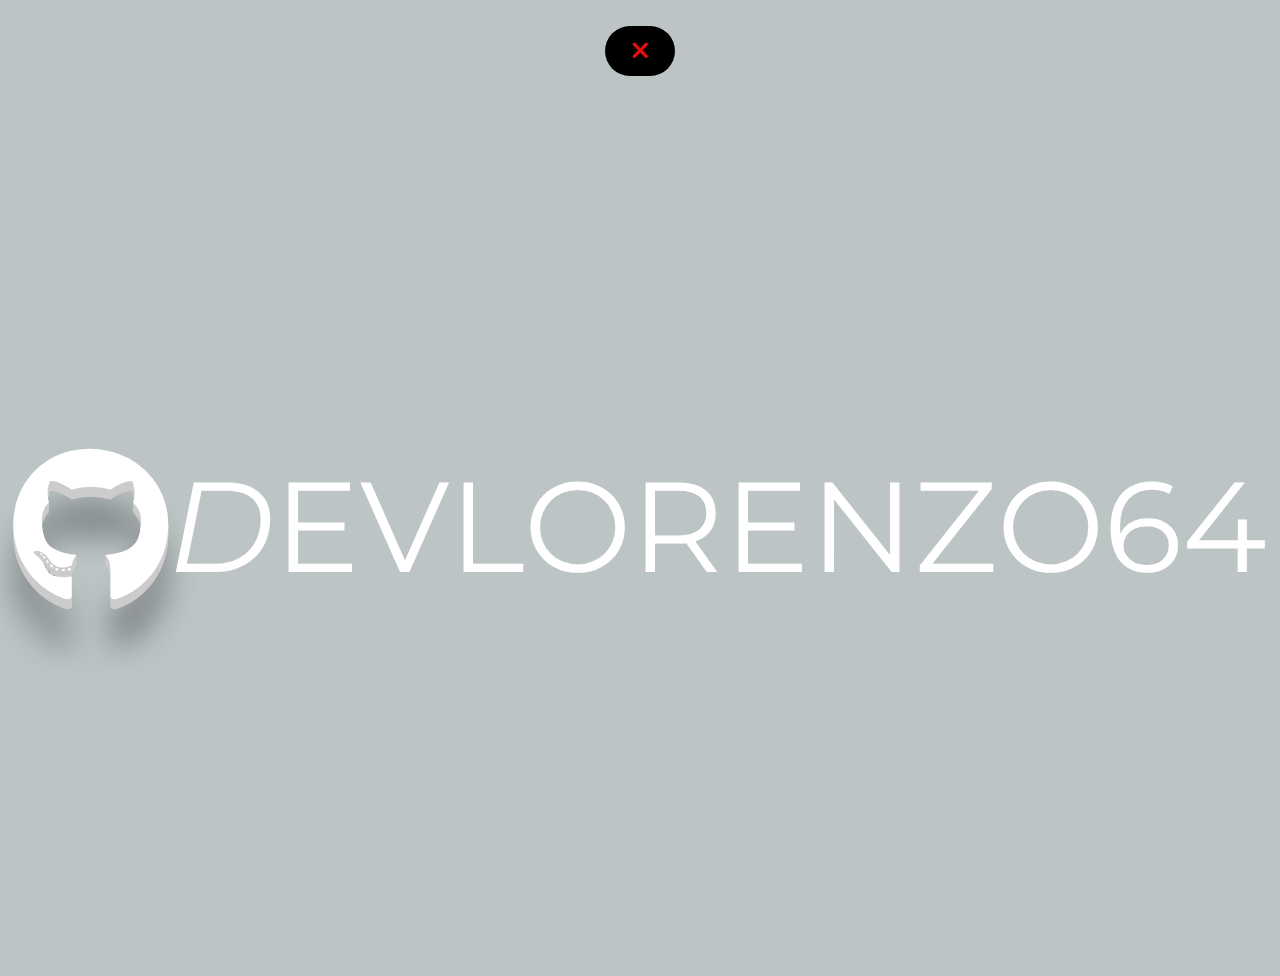
<file: Global/404/index.html>
<!DOCTYPE html>
<html lang="fr">
  <head>
    <meta charset="UTF-8" />
    <meta name="viewport" content="width=device-width, initial-scale=1.0" />
    <link rel="stylesheet" href="style.css" />
    <link
      rel="stylesheet"
      href="https://cdnjs.cloudflare.com/ajax/libs/font-awesome/6.5.1/css/all.min.css"
    />
    <link rel="preconnect" href="https://fonts.googleapis.com" />
    <link rel="preconnect" href="https://fonts.gstatic.com" crossorigin />
    <link
      href="https://fonts.googleapis.com/css2?family=Hanken+Grotesk&family=Montserrat:ital,wght@0,100..900;1,100..900&display=swap"
      rel="stylesheet"
    />
    <link
    rel="icon"
    type="image/x-icon"
    href="../lorenzo.jpeg"
  />
    <title>Lorenzo Gimenez - 404</title>
  </head>
  <body>
    <div class="exit">
      <a href="../Perso/index.html"><i class="fa-solid fa-xmark"></i></a>
    </div>
    <div class="main">
      <div class="logo">
        <i class="fa-brands fa-github"></i>
      </div>
      <div class="text">
        <p class="text-pop-up-bottom"><i>D</i></p>
        <p class="text-pop-up-bottom">E</p>
        <p class="text-pop-up-bottom">V</p>
        <p class="text-pop-up-bottom">L</p>
        <p class="text-pop-up-bottom">O</p>
        <p class="text-pop-up-bottom">R</p>
        <p class="text-pop-up-bottom">E</p>
        <p class="text-pop-up-bottom">N</p>
        <p class="text-pop-up-bottom">Z</p>
        <p class="text-pop-up-bottom">O</p>
        <p class="text-pop-up-bottom">6</p>
        <p class="text-pop-up-bottom">4</p>
      </div>
    </div>
  </body>
</html>
</file>
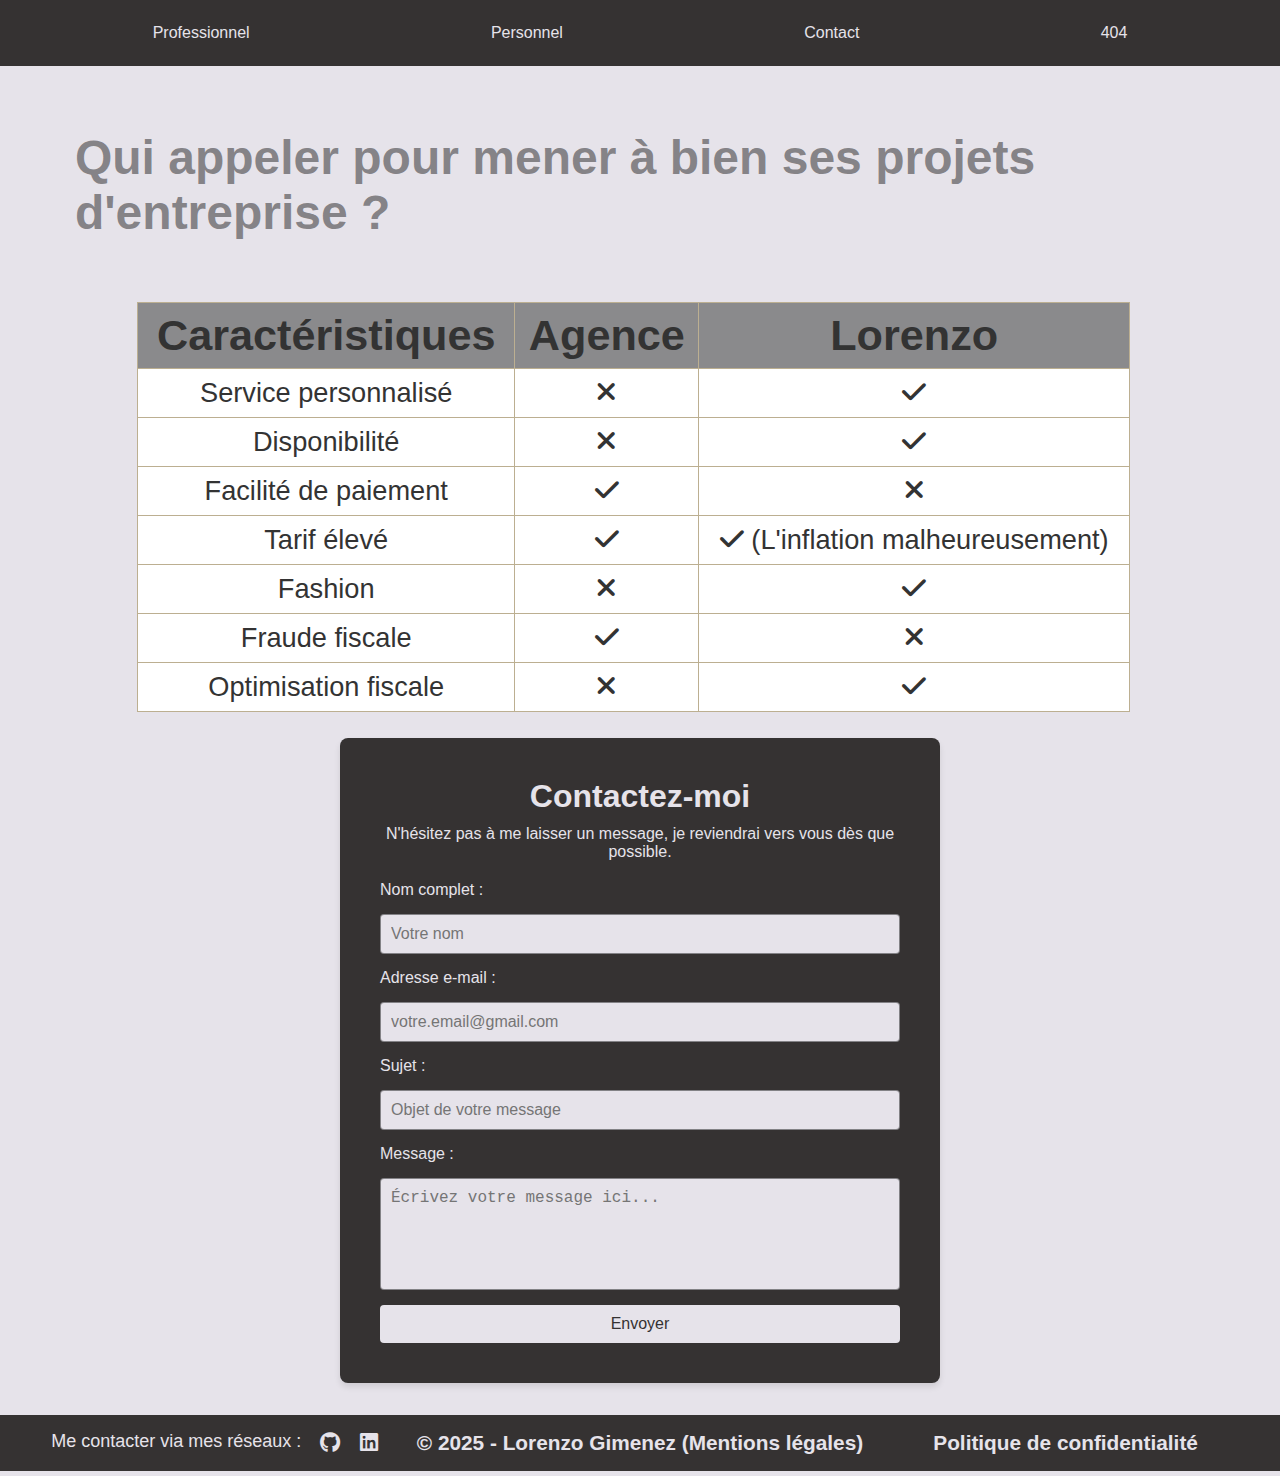
<file: Global/Contact/index.html>
<!DOCTYPE html>
<html lang="fr">
  <head>
    <meta charset="UTF-8" />
    <meta name="viewport" content="width=device-width, initial-scale=1.0" />
    <link rel="stylesheet" href="style.css" />
    <link
      rel="stylesheet"
      href="https://cdnjs.cloudflare.com/ajax/libs/font-awesome/6.5.1/css/all.min.css"
    />
    <link rel="icon" type="image/x-icon" href="../lorenzo.jpeg" />
    <title>Lorenzo Gimenez - Contact</title>

    <meta
      name="description"
      content="Page de contact de Lorenzo Gimenez. N'hésitez pas à me contacter pour discuter de projets ou pour toute autre demande."
    />

    <meta
      name="keywords"
      content="Lorenzo Gimenez, contact, message, entreprise, projet"
    />

    <meta property="og:title" content="Lorenzo Gimenez - Contact" />
    <meta
      property="og:description"
      content="Page de contact de Lorenzo Gimenez. Envoyez-moi un message pour toute demande ou projet."
    />
    <meta property="og:image" content="../lorenzo.jpeg" />
    <meta property="og:url" content="https://www.exemple.com/contact" />
    <meta property="og:type" content="website" />
    <meta property="og:site_name" content="Lorenzo Gimenez - Contact" />

    <meta name="linkedin:title" content="Lorenzo Gimenez - contact" />
    <meta
      name="linkedin:description"
      content="Page de contact de Lorenzo Gimenez"
    />
    <meta
      name="linkedin:url"
      content="https://www.linkedin.com/in/lorenzo-gimenez-730977218/"
    />
  </head>
  <body>
    <header>
      <nav>
        <ul>
          <li><a href="../Pro/index.html" target="_blank">Professionnel</a></li>
          <li><a href="../Perso/index.html" target="_blank">Personnel</a></li>
          <li>Contact</li>
          <li><a href="../404/index.html" target="_blank">404</a></li>
        </ul>
      </nav>
    </header>
    <div class="comparatif">
      <h1>Qui appeler pour mener à bien ses projets d'entreprise ?</h1>
      <table class="tftable" border="1">
        <tr>
          <th>Caractéristiques</th>
          <th>Agence</th>
          <th>Lorenzo</th>
        </tr>
        <tr>
          <td>Service personnalisé</td>
          <td><i class="fa-solid fa-xmark"></i></td>
          <td><i class="fa-solid fa-check"></i></td>
        </tr>
        <tr>
          <td>Disponibilité</td>
          <td><i class="fa-solid fa-xmark"></i></td>
          <td><i class="fa-solid fa-check"></i></td>
        </tr>
        <tr>
          <td>Facilité de paiement</td>
          <td><i class="fa-solid fa-check"></i></td>
          <td><i class="fa-solid fa-xmark"></i></td>
        </tr>
        <tr>
          <td>Tarif élevé</td>
          <td><i class="fa-solid fa-check"></i></td>
          <td>
            <i class="fa-solid fa-check"></i> (L'inflation malheureusement)
          </td>
        </tr>
        <tr>
          <td>Fashion</td>
          <td><i class="fa-solid fa-xmark"></i></td>
          <td><i class="fa-solid fa-check"></i></td>
        </tr>
        <tr>
          <td>Fraude fiscale</td>
          <td><i class="fa-solid fa-check"></i></td>
          <td><i class="fa-solid fa-xmark"></i></td>
        </tr>
        <tr>
          <td>Optimisation fiscale</td>
          <td><i class="fa-solid fa-xmark"></i></td>
          <td><i class="fa-solid fa-check"></i></td>
        </tr>
      </table>
    </div>

    <section id="contact">
      <h2>Contactez-moi</h2>
      <p>
        N'hésitez pas à me laisser un message, je reviendrai vers vous dès que
        possible.
      </p>
      <form action="submit_form.php" method="POST" class="contact-form">
        <label for="name">Nom complet :</label>
        <input
          type="text"
          id="name"
          name="name"
          placeholder="Votre nom"
          required
        />

        <label for="email">Adresse e-mail :</label>
        <input
          type="email"
          id="email"
          name="email"
          placeholder="votre.email@gmail.com"
          required
        />

        <label for="subject">Sujet :</label>
        <input
          type="text"
          id="subject"
          name="subject"
          placeholder="Objet de votre message"
          required
        />

        <label for="message">Message :</label>
        <textarea
          id="message"
          name="message"
          rows="5"
          placeholder="Écrivez votre message ici..."
          required
        ></textarea>

        <button type="submit">Envoyer</button>
      </form>
    </section>

    <footer>
      <div class="reseau">
        <p>Me contacter via mes réseaux :</p>
        <a href="https://github.com/DevLorenzo64" target="_blank"
          ><i class="fa-brands fa-github"></i
        ></a>
        <a
          href="https://www.linkedin.com/in/lorenzo-gimenez-730977218/"
          target="_blank"
        >
          <i class="fa-brands fa-linkedin"></i
        ></a>
      </div>
      <div class="droit">
        <p>
          <a href="../Mentionlegale/index.html"
            >© 2025 - Lorenzo Gimenez (Mentions légales)</a
          >
        </p>
      </div>

      <div class="confidentialite">
        <p>
          <a href="../PolitiqueConfidential/index.html"
            >Politique de confidentialité</a
          >
        </p>
      </div>
    </footer>
  </body>
</html>
</file>
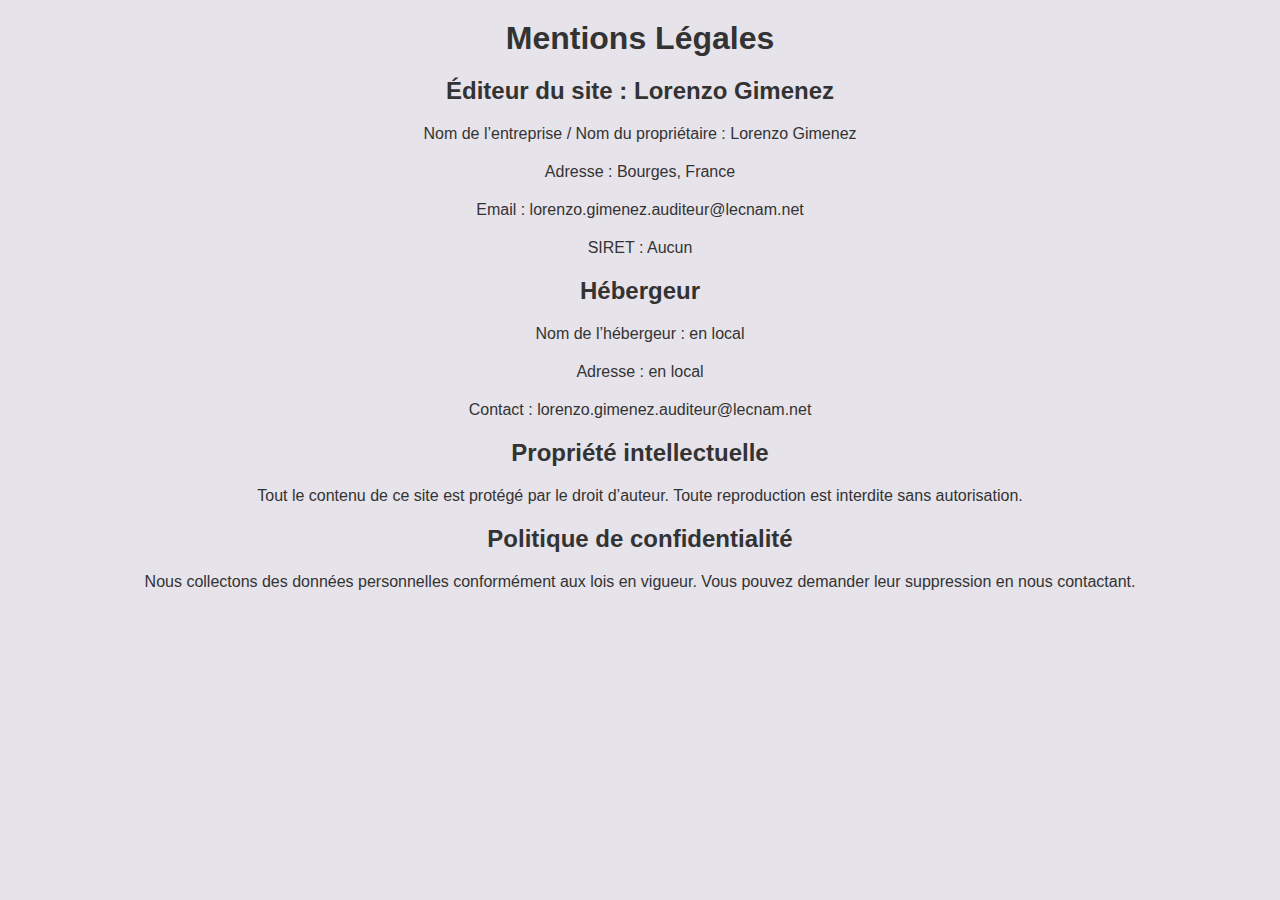
<file: Global/Mentionlegale/index.html>
<!DOCTYPE html>
<html lang="fr">
<head>
    <meta charset="UTF-8">
    <meta name="viewport" content="width=device-width, initial-scale=1.0">
    <title>Mentions Légales</title>
    <link rel="stylesheet" href="style.css">
    <link rel="icon" type="image/x-icon" href="../lorenzo.jpeg" />
</head>
<body>
    <h1>Mentions Légales</h1>
    
    <h2>Éditeur du site : Lorenzo Gimenez</h2>
    <p>Nom de l’entreprise / Nom du propriétaire : Lorenzo Gimenez</p>
    <p>Adresse : Bourges, France</p>
    <p>Email : lorenzo.gimenez.auditeur@lecnam.net</p>
    <p>SIRET : Aucun</p>

    <h2>Hébergeur</h2>
    <p>Nom de l’hébergeur : en local</p>
    <p>Adresse : en local</p>
    <p>Contact : lorenzo.gimenez.auditeur@lecnam.net</p>

    <h2>Propriété intellectuelle</h2>
    <p>Tout le contenu de ce site est protégé par le droit d’auteur. Toute reproduction est interdite sans autorisation.</p>

    <h2>Politique de confidentialité</h2>
    <p>Nous collectons des données personnelles conformément aux lois en vigueur. Vous pouvez demander leur suppression en nous contactant.</p>
</body>
</html>
</file>
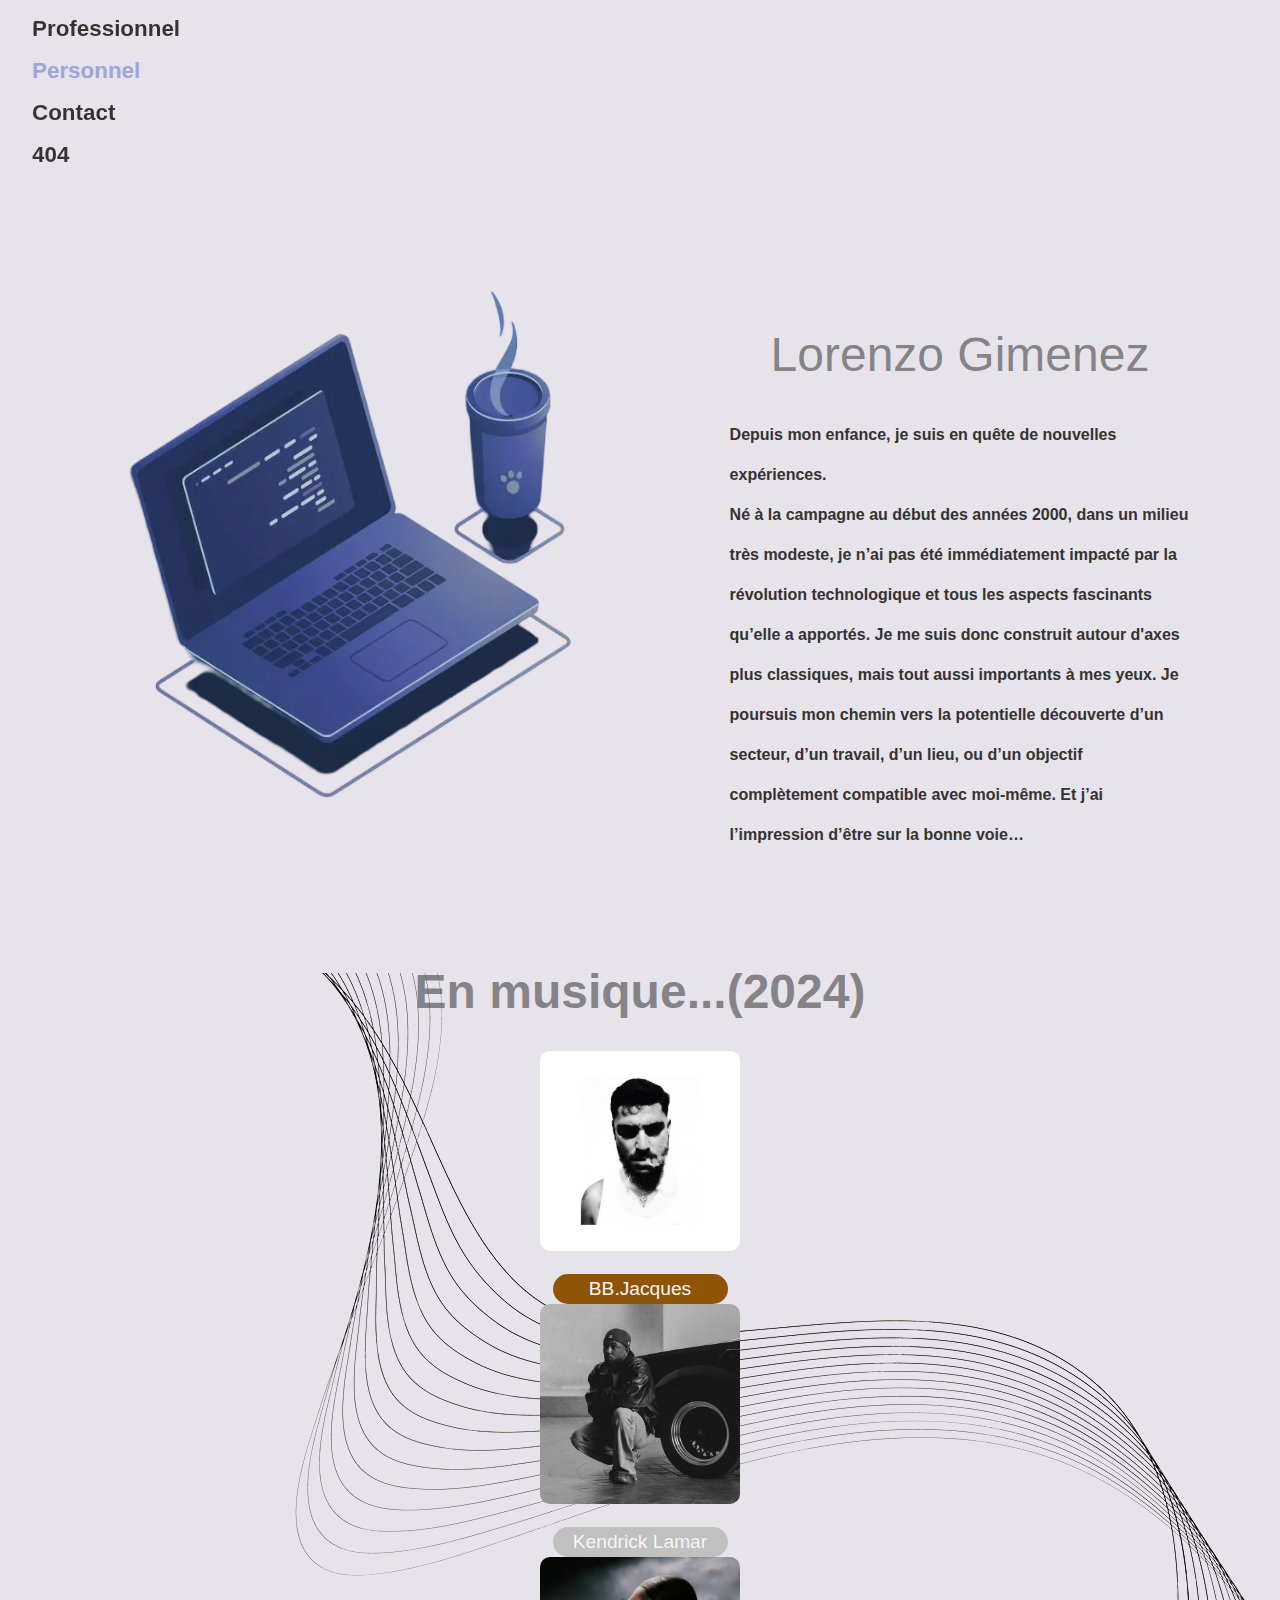
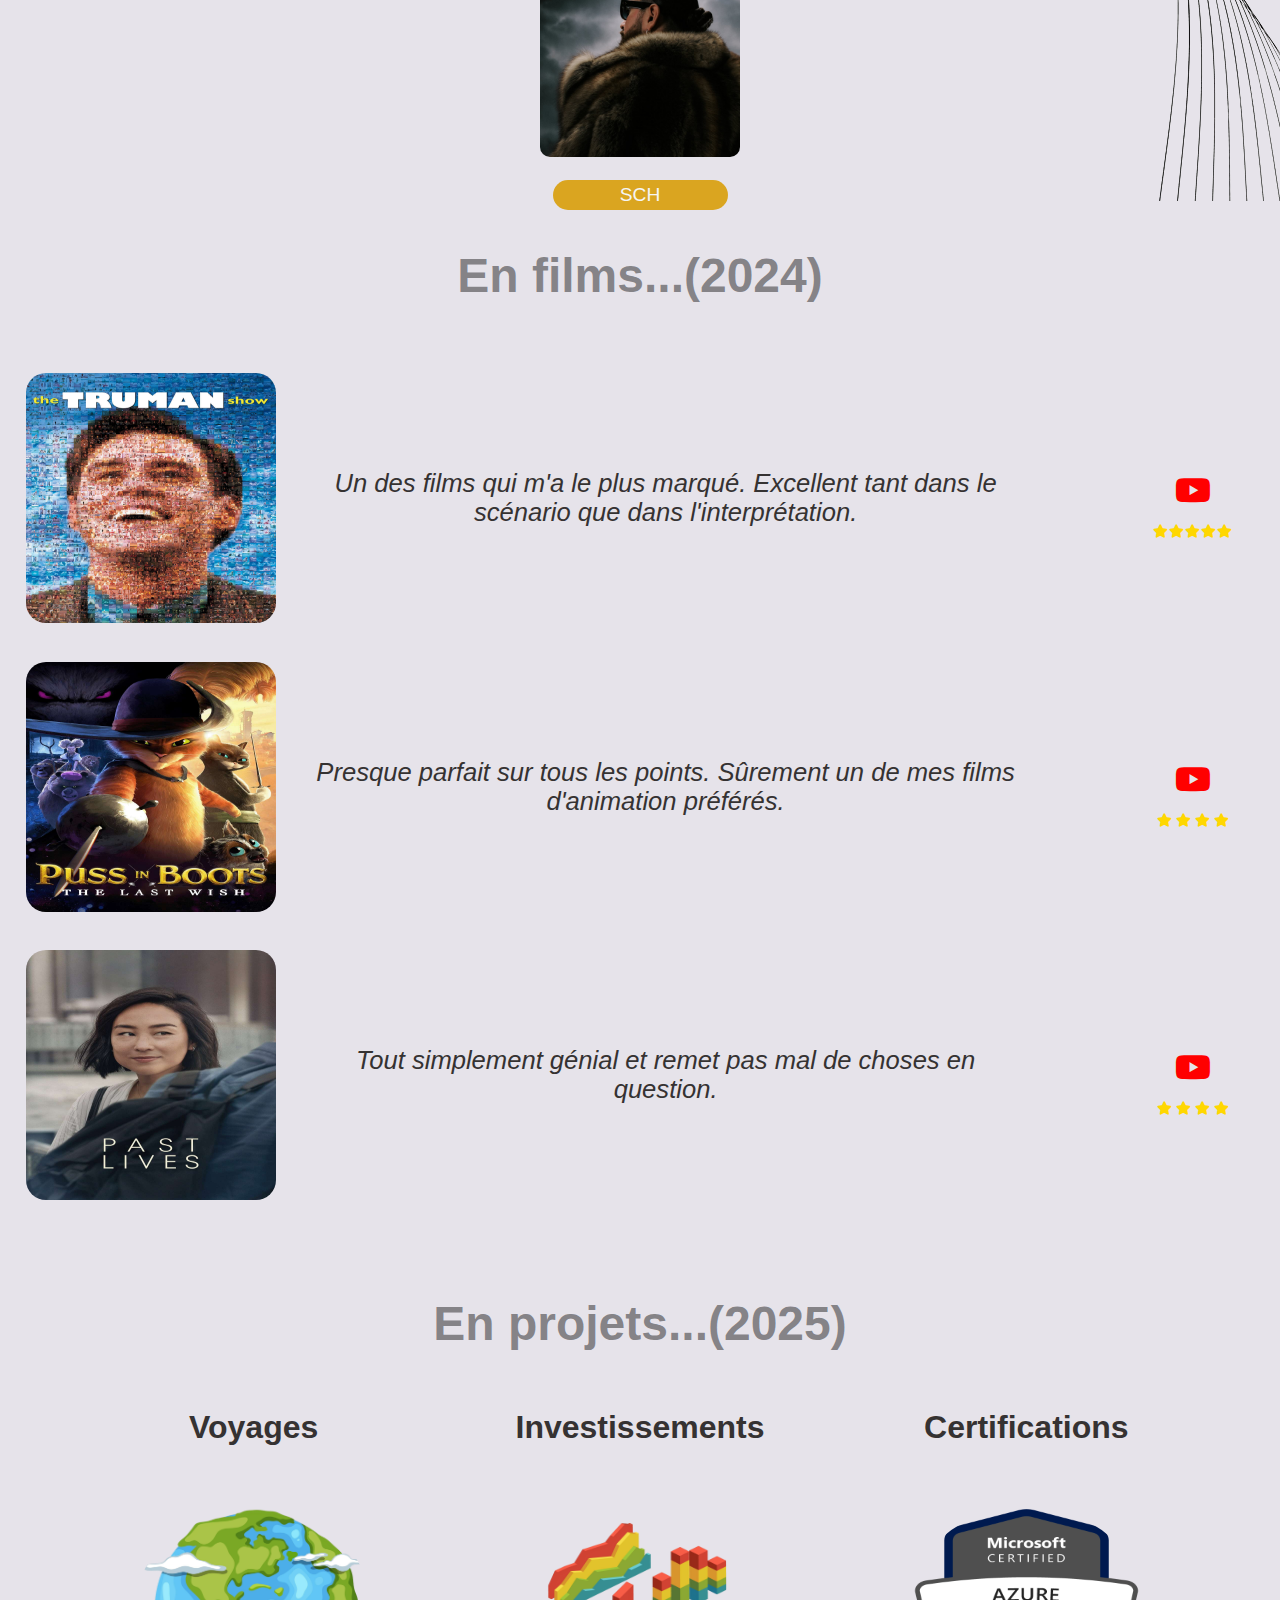
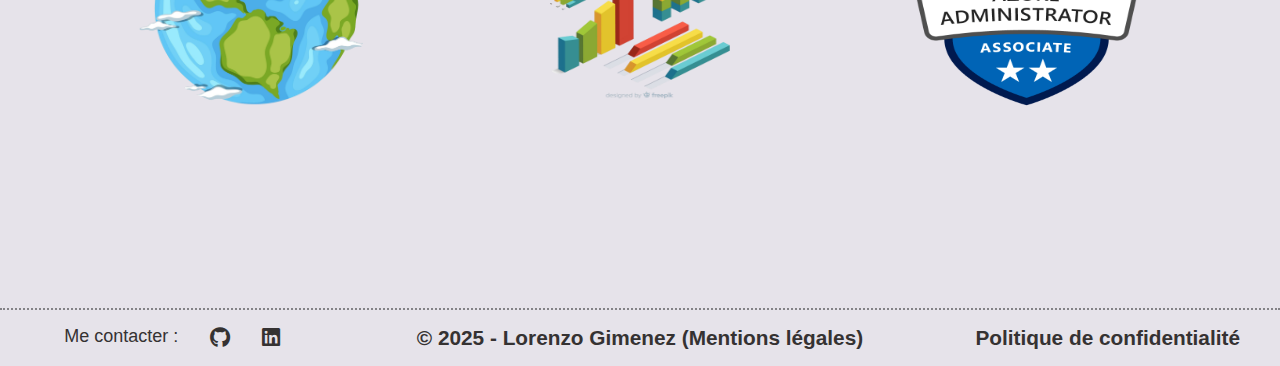
<file: Global/Perso/index.html>
<!DOCTYPE html>
<html lang="fr">
  <head>
    <meta charset="UTF-8" />
    <meta name="viewport" content="width=device-width, initial-scale=1.0" />
    <title>Lorenzo Gimenez - Personnel</title>
    <link rel="stylesheet" href="style.css" />
    <link rel="icon" type="image/x-icon" href="../lorenzo.jpeg" />
    <link
      href="https://cdnjs.cloudflare.com/ajax/libs/font-awesome/6.0.0-beta3/css/all.min.css"
      rel="stylesheet"
    />
    <link
      rel="stylesheet"
      href="https://cdnjs.cloudflare.com/ajax/libs/font-awesome/6.0.0-beta3/css/all.min.css"
    />



<meta name="description" content="Bienvenue sur mon site personnel. Découvrez mes projets, mon parcours et mes passions." />


<meta name="keywords" content="Lorenzo Gimenez, site personnel, projets, développement, passion, portfolio, IT" />

<meta property="og:title" content="Lorenzo Gimenez - Personnel" />
<meta property="og:description" content="Explorez mon site personnel, où je partage mes projets et mes passions." />
<meta property="og:image" content="../lorenzo.jpeg" />
<meta property="og:url" content="Global\Perso\index.html" />
<meta property="og:type" content="website" />
<meta property="og:site_name" content="Lorenzo Gimenez - Personnel" />

<meta name="linkedin:title" content="Lorenzo Gimenez - Personnel" />
<meta name="linkedin:description" content="Découvrez mes projets et quelques aspects de ma vie sur mon site personnel." />
<meta name="linkedin:url" content="https://www.linkedin.com/in/lorenzo-gimenez-730977218/" />



  </head>
  <body>
    <!-- PARTIE 0 NAV -->
    <header>
      <nav>
        <ul>
          <li>
            <a href="../Pro/index.html" target="_blank">Professionnel</a>
          </li>
          <li id="liID">Personnel</li>
          <li>
            <a href="../Contact/index.html" target="_blank">Contact</a>
          </li>
          <li>
            <a href="../404/index.html" target="_blank">404</a>
          </li>
        </ul>
      </nav>
    </header>

    <!-- PARTIE 0.5 PRESENTATION -->
    <section class="presentation">
      <div class="image-content">
        <img
          src="./assets/Graphicsdesign/pixelcut-export (1).webp"
          alt="Background graphique"
        />
      </div>
      <div class="text-content">
        <h1>Lorenzo Gimenez</h1>
        <p>
          <strong
            >Depuis mon enfance, je suis en quête de nouvelles expériences.
            <br />
            Né à la campagne au début des années 2000, dans un milieu très
            modeste, je n’ai pas été immédiatement impacté par la révolution
            technologique et tous les aspects fascinants qu’elle a apportés. Je
            me suis donc construit autour d'axes plus classiques, mais tout
            aussi importants à mes yeux. Je poursuis mon chemin vers la
            potentielle découverte d’un secteur, d’un travail, d’un lieu, ou
            d’un objectif complètement compatible avec moi-même. Et j’ai
            l’impression d’être sur la bonne voie…</strong
          >
        </p>
      </div>
    </section>

    <!-- PARTIE 1 MUSIQUE -->

    <div class="musique">
      <h2>En musique...(2024)</h2>
      <div class="bb-jacques">
        <img
          src="./assets/458205248_1057407992641307_7211894212455924556_n.jpg"
          alt="Rappeur connu sous le nom de BB. Jacques"
        />
        <p>BB.Jacques</p>
      </div>

      <div class="kendrick">
        <img
          src="./assets/468279351_1695667751004863_2367781540484185888_n.jpg"
          alt="Rappeur américain connu sous le nom de Kendrick Lamar, le GOAT de sa génération"
        />
        <p class="pkendrick">Kendrick Lamar</p>
      </div>

      <div class="sch">
        <img
          src="./assets/469324026_1117215509801314_3857818510479716538_n.jpg"
          alt="Rappeur français connu sous le nom de SCH, meilleur rappeur français des dix dernières années"
        />
        <p class="psch">SCH</p>
      </div>
    </div>

    <!-- PARTIE 2 CINEMA -->

    <section>
      <div class="cinema">
        <h2>En films...(2024)</h2>
        <div class="row-1">
          <img src="./assets/the-truman-show.jpg" alt="Image du film The Truman Show interprété par Jim Carrey" />
          <blockquote>
            Un des films qui m'a le plus marqué. Excellent tant dans le scénario
            que dans l'interprétation.
          </blockquote>
          <button>
            <a
              href="https://youtu.be/dlnmQbPGuls?si=BQbZOTTGCEXGgoKD"
              target="_blank"
              ><i class="fa-brands fa-youtube"></i
            ></a>
            <br />
            <span>
              <i class="fa-solid fa-star"></i>
              <i class="fa-solid fa-star"></i> <i class="fa-solid fa-star"></i>
              <i class="fa-solid fa-star"></i> <i class="fa-solid fa-star"></i
            ></span>
          </button>
        </div>
        <div class="row-2">
          <img src="./assets/puss-in-boots-the-last-wish.jpg" alt="Affiche du film le chat botté 2, le dernier voeux" />
          <blockquote>
            Presque parfait sur tous les points. Sûrement un de mes films
            d'animation préférés.
          </blockquote>
          <button>
            <a
              href="https://youtu.be/RqrXhwS33yc?si=zJaEKRDOIGd2oZAV"
              target="_blank"
              ><i class="fa-brands fa-youtube"></i
            ></a>
            <br />
            <span>
              <i class="fa-solid fa-star"></i> <i class="fa-solid fa-star"></i>
              <i class="fa-solid fa-star"></i> <i class="fa-solid fa-star"></i
            ></span>
          </button>
        </div>
        <div class="row-3">
          <img src="./assets/past-lives.jpg" alt="Affiche du film romantique et criant de sincérité nomme Past Lives." />
          <blockquote>
            Tout simplement génial et remet pas mal de choses en question.
          </blockquote>
          <button>
            <a
              href="https://youtu.be/kA244xewjcI?si=BvLlpxsyoFmzM0QT"
              target="_blank"
              ><i class="fa-brands fa-youtube"></i
            ></a>
            <br />
            <span>
              <i class="fa-solid fa-star"></i> <i class="fa-solid fa-star"></i>
              <i class="fa-solid fa-star"></i> <i class="fa-solid fa-star"></i
            ></span>
          </button>
        </div>
      </div>
    </section>

    <!-- Partie 3 Projet -->

    <section class="projet">
      <h2>En projets...(2025)</h2>
      <div class="projets">
        <div class="projet-1">
          <h3>Voyages</h3>
          <img src="./assets/rb_124061.png" alt="Il s'agit d'une illustration de la planète" />
        </div>

        <div class="projet-2">
          <h3>Investissements</h3>
          <img src="./assets/rb_2147920087.png" alt="Ce sont des charts représentants le cours du marché boursier" />
        </div>

        <div class="projet-3">
          <h3>Certifications</h3>
          <img src="./assets/AZ104.png" alt="Il s'agit d'une certification microsoft " />
        </div>
      </div>
    </section>

    <!-- Partie 4 FOOTER -->

    <footer>
      <div class="reseau">
        <p>Me contacter :</p>
        <a href="https://github.com/DevLorenzo64" target="_blank"
          ><i class="fa-brands fa-github"></i
        ></a>
        <a
          href="https://www.linkedin.com/in/lorenzo-gimenez-730977218/"
          target="_blank"
        >
          <i class="fa-brands fa-linkedin"></i
        ></a>
      </div>
      <div class="droit">
        <p>
          <a href="../Mentionlegale/index.html"
            >© 2025 - Lorenzo Gimenez (Mentions légales)</a
          >
        </p>
      </div>

      <div class="confidentialite">
        <p>
          <a href="../PolitiqueConfidential/index.html"
            >Politique de confidentialité</a
          >
        </p>
      </div>
    </footer>
  </body>
</html>
</file>
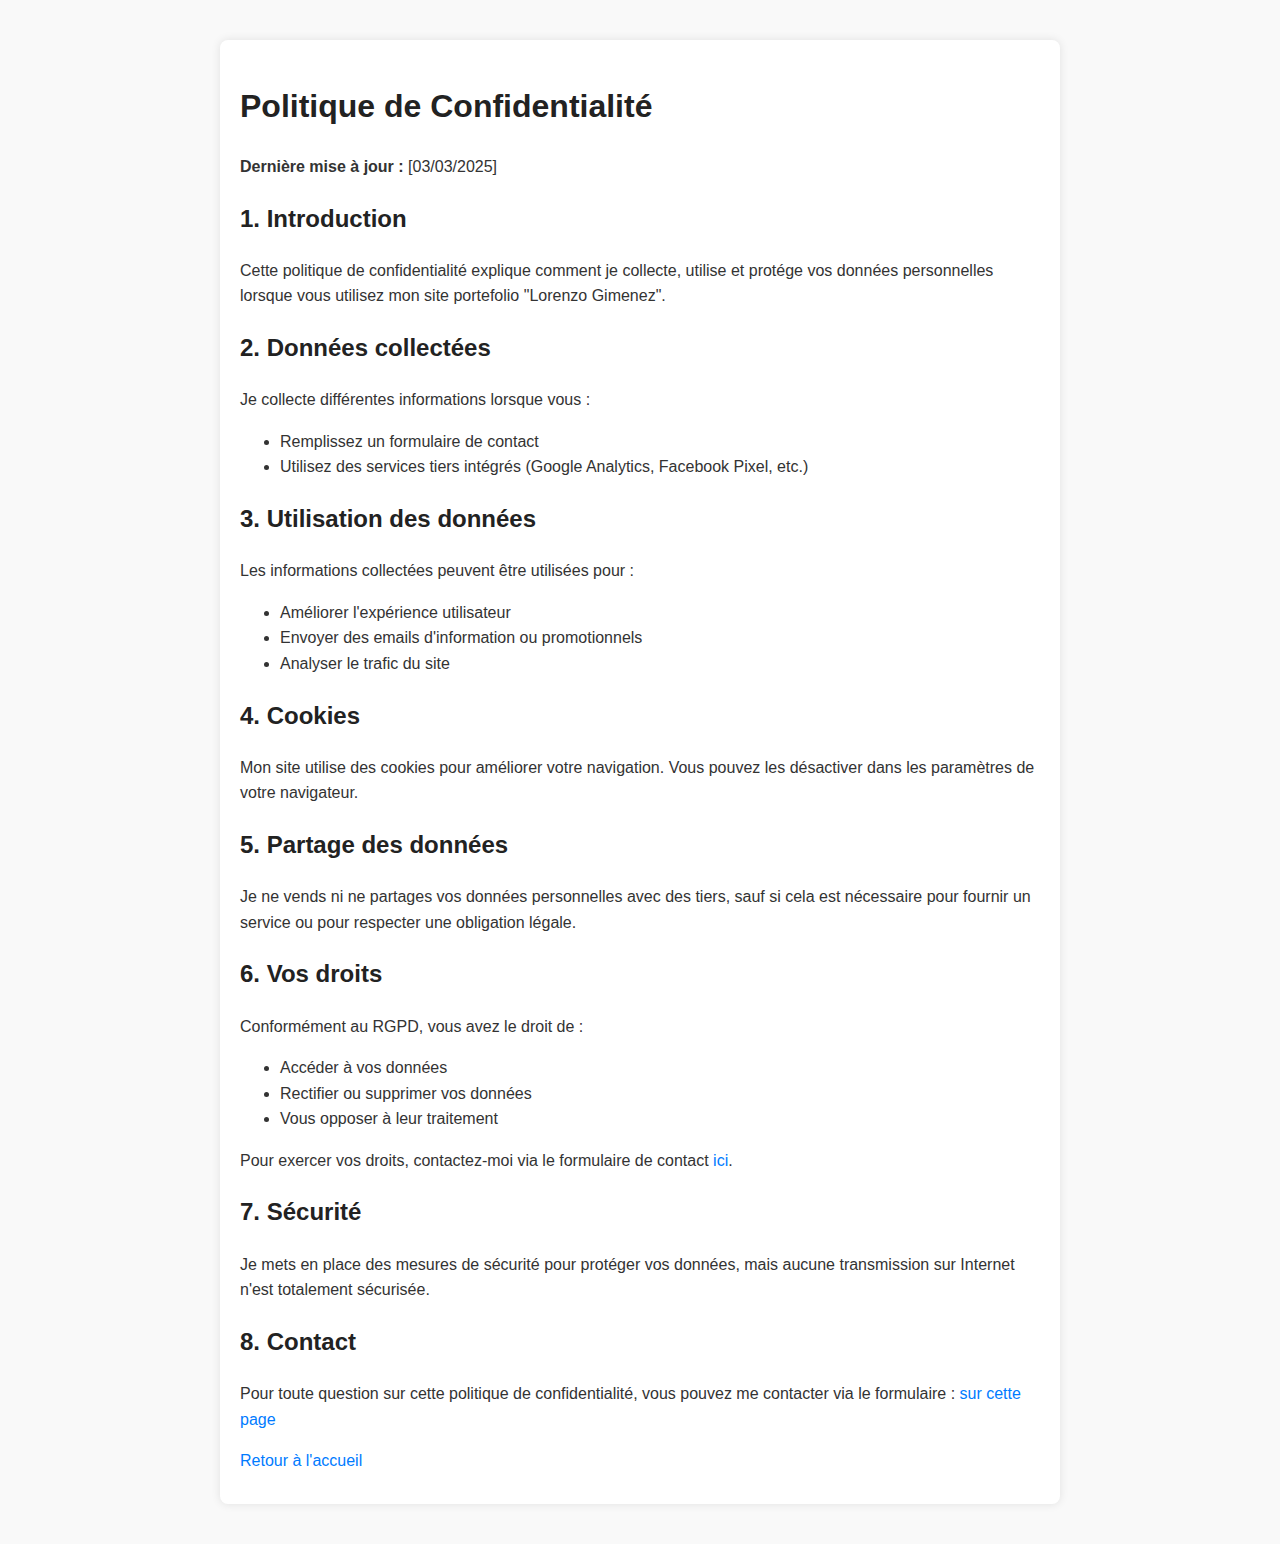
<file: Global/PolitiqueConfidential/index.html>
<!DOCTYPE html>
<html lang="fr">
<head>
    <meta charset="UTF-8">
    <meta name="viewport" content="width=device-width, initial-scale=1.0">
    <title>Politique de Confidentialité</title>
    <link rel="icon" type="image/x-icon" href="../lorenzo.jpeg" />
    <style>
        body {
            font-family: Arial, sans-serif;
            line-height: 1.6;
            margin: 40px;
            padding: 0;
            background-color: #f9f9f9;
            color: #333;
        }
        .container {
            max-width: 800px;
            margin: auto;
            padding: 20px;
            background: white;
            box-shadow: 0 0 10px rgba(0, 0, 0, 0.1);
            border-radius: 8px;
        }
        h1, h2 {
            color: #222;
        }
        p {
            margin-bottom: 10px;
        }
        a {
            color: #007bff;
            text-decoration: none;
        }
        a:hover {
            text-decoration: underline;
        }
    </style>
</head>
<body>
    <div class="container">
        <h1>Politique de Confidentialité</h1>
        <p><strong>Dernière mise à jour :</strong> [03/03/2025]</p>

        <h2>1. Introduction</h2>
        <p>Cette politique de confidentialité explique comment je collecte, utilise et protége vos données personnelles lorsque vous utilisez mon site portefolio "Lorenzo Gimenez".</p>

        <h2>2. Données collectées</h2>
        <p>Je collecte différentes informations lorsque vous :</p>
        <ul>
            <li>Remplissez un formulaire de contact</li>
            <li>Utilisez des services tiers intégrés (Google Analytics, Facebook Pixel, etc.)</li>
        </ul>

        <h2>3. Utilisation des données</h2>
        <p>Les informations collectées peuvent être utilisées pour :</p>
        <ul>
            <li>Améliorer l'expérience utilisateur</li>
            <li>Envoyer des emails d'information ou promotionnels</li>
            <li>Analyser le trafic du site</li>
        </ul>

        <h2>4. Cookies</h2>
        <p>Mon site utilise des cookies pour améliorer votre navigation. Vous pouvez les désactiver dans les paramètres de votre navigateur.</p>

        <h2>5. Partage des données</h2>
        <p>Je ne vends ni ne partages vos données personnelles avec des tiers, sauf si cela est nécessaire pour fournir un service ou pour respecter une obligation légale.</p>

        <h2>6. Vos droits</h2>
        <p>Conformément au RGPD, vous avez le droit de :</p>
        <ul>
            <li>Accéder à vos données</li>
            <li>Rectifier ou supprimer vos données</li>
            <li>Vous opposer à leur traitement</li>
        </ul>
        <p>Pour exercer vos droits, contactez-moi via le formulaire de contact <a href="../Contact/index.html">ici</a>.</p>

        <h2>7. Sécurité</h2>
        <p>Je mets en place des mesures de sécurité pour protéger vos données, mais aucune transmission sur Internet n'est totalement sécurisée.</p>

        <h2>8. Contact</h2>
        <p>Pour toute question sur cette politique de confidentialité, vous pouvez me contacter via le formulaire : <a href="../Contact/index.html">sur cette page</a></p>

        <p><a href="../Perso/index.html">Retour à l'accueil</a></p>
    </div>
</body>
</html>
</file>
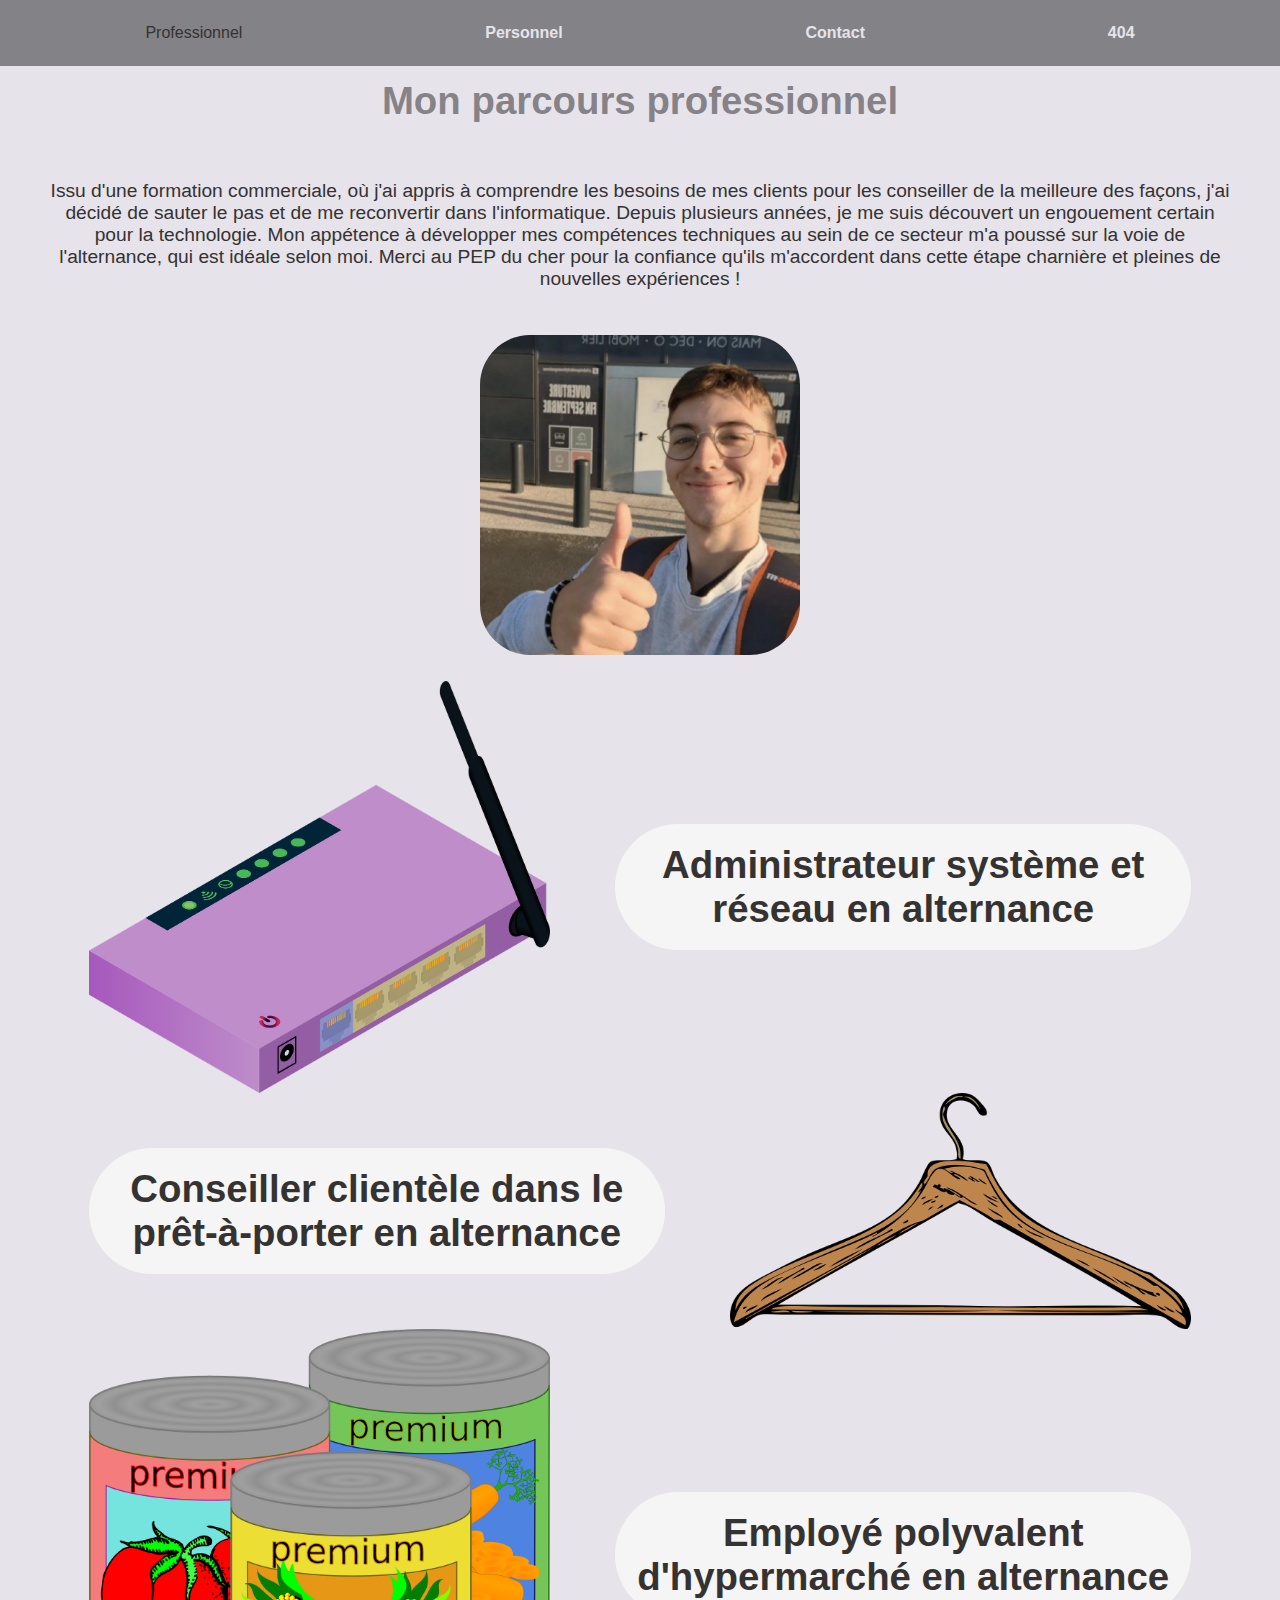
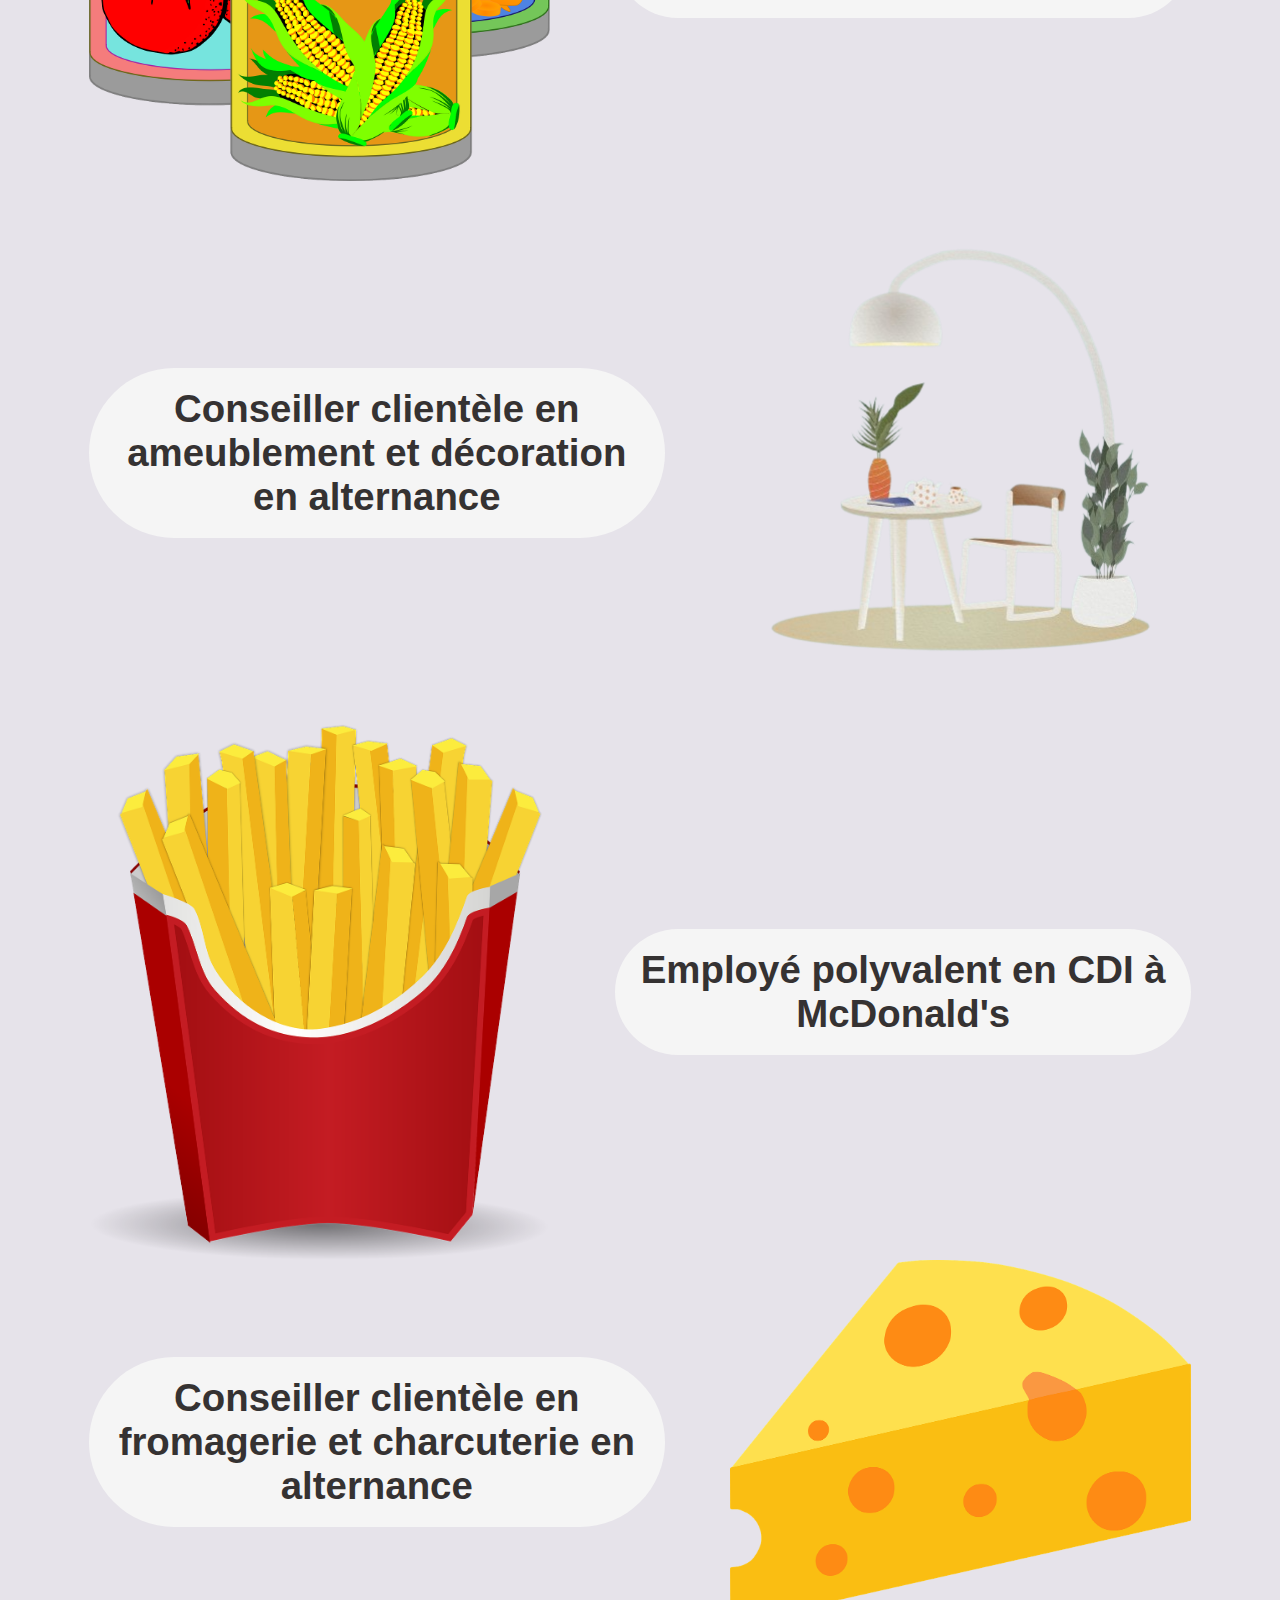
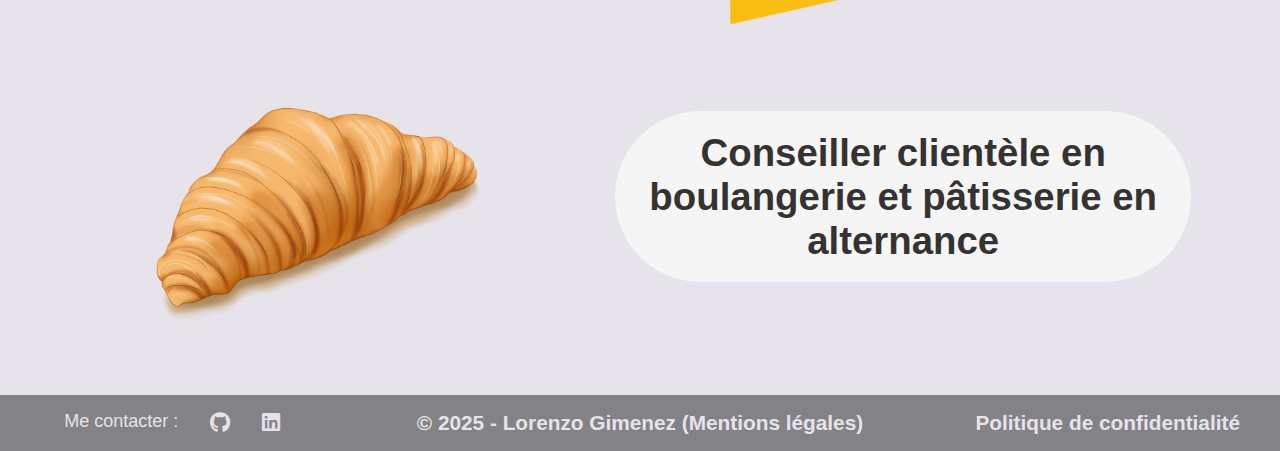
<file: Global/Pro/index.html>
<!DOCTYPE html>
<html lang="fr">
  <head>
    <meta charset="UTF-8" />
    <meta name="viewport" content="width=device-width, initial-scale=1.0" />
    <title>Lorenzo Gimenez - Professionnel</title>
    <link rel="stylesheet" href="style.css" />
    <link rel="icon" type="image/x-icon" href="../lorenzo.jpeg" />
    <link
      rel="stylesheet"
      href="https://cdnjs.cloudflare.com/ajax/libs/font-awesome/6.5.1/css/all.min.css"
    />

    <meta property="og:title" content="Lorenzo Gimenez - Professionnel" />
    <meta
      property="og:description"
      content="Découvrez le parcours professionnel de Lorenzo Gimenez, passionné par l'informatique et les technologies, avec une expérience en alternance dans divers secteurs."
    />
    <meta property="og:image" content="Global\lorenzo.jpeg" />
    <meta property="og:url" content="Global\Pro\index.html" />
    <meta property="og:type" content="website" />
    <meta property="og:locale" content="fr_FR" />

    <meta name="linkedin:title" content="Lorenzo Gimenez - Professionnel" />
    <meta
      name="linkedin:description"
      content="Découvrez le parcours professionnel de Lorenzo Gimenez, passionné par l'informatique et les technologies, avec une expérience en alternance dans divers secteurs."
    />
    <meta
      name="linkedin:url"
      content="https://www.linkedin.com/in/lorenzo-gimenez-730977218/"
    />
  </head>
  <body>
    <header>
      <nav>
        <ul>
          <li>Professionnel</li>
          <li><a href="../Perso/index.html" target="_blank">Personnel</a></li>
          <li><a href="../Contact/index.html" target="_blank">Contact</a></li>
          <li><a href="../404/index.html" target="_blank">404</a></li>
        </ul>
      </nav>

      <div class="lorenzo">
        <div class="text">
          <h1>Mon parcours professionnel</h1>
          <p>
            Issu d'une formation commerciale, où j'ai appris à comprendre les
            besoins de mes clients pour les conseiller de la meilleure des
            façons, j'ai décidé de sauter le pas et de me reconvertir dans
            l'informatique. Depuis plusieurs années, je me suis découvert un
            engouement certain pour la technologie. Mon appétence à développer
            mes compétences techniques au sein de ce secteur m'a poussé sur la
            voie de l'alternance, qui est idéale selon moi. Merci au PEP du cher
            pour la confiance qu'ils m'accordent dans cette étape charnière et
            pleines de nouvelles expériences !
          </p>
        </div>
        <div class="img">
          <img
            src="./assets/lorenzo.jpeg"
            alt="Photo de Lorenzo Gimenez pris sous forme de selfie et lève le pouce en l'air"
          />
        </div>
      </div>
    </header>
    <main>
      <section>
        <div class="informatique">
          <img src="./assets/modem-5440224_1280.png" alt="Routeur rose" />
          <p>
            <strong> Administrateur système et réseau en alternance </strong>
          </p>
        </div>
      </section>
      <section>
        <div class="clothes">
          <p>
            <strong>
              Conseiller clientèle dans le prêt-à-porter en alternance
            </strong>
          </p>
          <img src="./assets/hanger-29414_1280.png" alt="ceintre marron" />
        </div>
      </section>
      <section>
        <div class="groceries">
          <img
            src="./assets/canned-food-149221_1280.png"
            alt="trois boites de conserves de légumes"
          />
          <p>
            <strong>Employé polyvalent d'hypermarché en alternance</strong>
          </p>
        </div>
      </section>
      <section>
        <div class="ameublement">
          <p>
            <strong>
              Conseiller clientèle en ameublement et décoration en alternance
            </strong>
          </p>
          <img
            src="./assets/living-room-8800183_1280-removebg-preview.png"
            alt="Ensemble de meubles, respectivement un chaise, une table basse, un tapis et une lumière, des vases et des plantes"
          />
        </div>
      </section>
      <section>
        <div class="e-word">
          <img
            src="./assets/french-fries-155679_1280.png"
            alt="barquette de frites de McDonald's"
          />
          <p>
            <strong>Employé polyvalent en CDI à McDonald's</strong>
          </p>
        </div>
      </section>
      <section>
        <div class="cheese">
          <p>
            <strong>
              Conseiller clientèle en fromagerie et charcuterie en alternance
            </strong>
          </p>
          <img src="./assets/cheese-4946581_1280.png" alt="fromage" />
        </div>
      </section>
      <section>
        <div class="croissant">
          <img
            src="./assets/croissant-3180459_1280.png"
            alt="croissant, viennoiserie française"
          />
          <p>
            <strong>
              Conseiller clientèle en boulangerie et pâtisserie en alternance
            </strong>
          </p>
        </div>
      </section>
    </main>
    <footer>
      <div class="reseau">
        <p>Me contacter :</p>
        <a href="https://github.com/DevLorenzo64" target="_blank"
          ><i class="fa-brands fa-github"></i
        ></a>
        <a
          href="https://www.linkedin.com/in/lorenzo-gimenez-730977218/"
          target="_blank"
        >
          <i class="fa-brands fa-linkedin"></i
        ></a>
      </div>
      <div class="droit">
        <p>
          <a href="../Mentionlegale/index.html"
            >© 2025 - Lorenzo Gimenez (Mentions légales)</a
          >
        </p>
      </div>

      <div class="confidentialite">
        <p>
          <a href="../PolitiqueConfidential/index.html"
            >Politique de confidentialité</a
          >
        </p>
      </div>
    </footer>
  </body>
</html>
</file>
<file: Global/404/style.css>
* {
  margin: 0;
  padding: 0;
  -webkit-box-sizing: border-box;
          box-sizing: border-box;
}

body {
  background-color: rgb(188, 196, 197);
  font-family: Montserrat, sans-serif;
  overflow: hidden;
}

.exit {
  display: -webkit-box;
  display: -ms-flexbox;
  display: flex;
  -webkit-box-align: center;
      -ms-flex-align: center;
          align-items: center;
  -webkit-box-pack: center;
      -ms-flex-pack: center;
          justify-content: center;
}
.exit a {
  margin-top: 2%;
  display: -webkit-box;
  display: -ms-flexbox;
  display: flex;
  -webkit-box-pack: center;
      -ms-flex-pack: center;
          justify-content: center;
  -webkit-box-align: center;
      -ms-flex-align: center;
          align-items: center;
  width: 70px;
  height: 50px;
  background-color: #000000;
  border-radius: 70px;
  text-decoration: none;
  color: #e90c0c;
  font-size: 1.5rem;
  -webkit-transition: 0.5s ease-in-out;
  transition: 0.5s ease-in-out;
}
.exit a:hover {
  background-color: #e90c0c;
  color: #000000;
}

.main {
  display: -webkit-box;
  display: -ms-flexbox;
  display: flex;
  -webkit-box-pack: center;
      -ms-flex-pack: center;
          justify-content: center;
  -webkit-box-align: center;
      -ms-flex-align: center;
          align-items: center;
  height: 100vh;
  width: 100%;
}
.main .logo {
  display: -webkit-box;
  display: -ms-flexbox;
  display: flex;
  -webkit-box-pack: center;
      -ms-flex-pack: center;
          justify-content: center;
  -webkit-box-align: center;
      -ms-flex-align: center;
          align-items: center;
  font-size: 10rem;
  color: #fff;
  text-shadow: 0 1px 0 #cccccc, 0 2px 0 #cccccc, 0 3px 0 #cccccc, 0 4px 0 #cccccc, 0 5px 0 #cccccc, 0 6px 0 #cccccc, 0 7px 0 #cccccc, 0 8px 0 #cccccc, 0 9px 0 #cccccc, 0 10px 0 #cccccc, 0 50px 30px rgba(0, 0, 0, 0.3);
  -webkit-animation: text-pop-up-top 1s infinite alternate both;
  animation: text-pop-up-top 1s infinite alternate both;
}
.main .logo i {
  -webkit-animation: text-pop-up-bottom 1s ease-in-out infinite alternate-reverse both;
  animation: text-pop-up-bottom 1s ease-in-out infinite alternate-reverse both;
}
.main .text {
  display: -webkit-box;
  display: -ms-flexbox;
  display: flex;
  font-size: 8rem;
  color: #fff;
}
.main .text .text-pop-up-bottom {
  -webkit-animation: text-pop-up-bottom 1s ease-in-out infinite alternate-reverse both;
  animation: text-pop-up-bottom 1s ease-in-out infinite alternate-reverse both;
}
.main .text .text-pop-up-top {
  -webkit-animation: text-pop-up-top 1s cubic-bezier(0.25, 0.46, 0.45, 0.94) infinite alternate-reverse both;
  animation: text-pop-up-top 1s cubic-bezier(0.25, 0.46, 0.45, 0.94) infinite alternate-reverse both;
}
@-webkit-keyframes text-pop-up-bottom {
  0% {
    -webkit-transform: translateY(0);
    transform: translateY(0);
    -webkit-transform-origin: 50% 50%;
    transform-origin: 50% 50%;
    text-shadow: none;
  }
  100% {
    -webkit-transform: translateY(50px);
    transform: translateY(50px);
    -webkit-transform-origin: 50% 50%;
    transform-origin: 50% 50%;
    text-shadow: 0 1px 0 #cccccc, 0 2px 0 #cccccc, 0 3px 0 #cccccc, 0 4px 0 #cccccc, 0 5px 0 #cccccc, 0 6px 0 #cccccc, 0 7px 0 #cccccc, 0 8px 0 #cccccc, 0 9px 0 #cccccc, 0 50px 30px rgba(0, 0, 0, 0.3);
  }
}
@keyframes text-pop-up-bottom {
  0% {
    -webkit-transform: translateY(0);
    transform: translateY(0);
    -webkit-transform-origin: 50% 50%;
    transform-origin: 50% 50%;
    text-shadow: none;
  }
  100% {
    -webkit-transform: translateY(50px);
    transform: translateY(50px);
    -webkit-transform-origin: 50% 50%;
    transform-origin: 50% 50%;
    text-shadow: 0 1px 0 #cccccc, 0 2px 0 #cccccc, 0 3px 0 #cccccc, 0 4px 0 #cccccc, 0 5px 0 #cccccc, 0 6px 0 #cccccc, 0 7px 0 #cccccc, 0 8px 0 #cccccc, 0 9px 0 #cccccc, 0 50px 30px rgba(0, 0, 0, 0.3);
  }
}

@media screen and (max-width: 1100px) {
  .main {
    -webkit-box-orient: vertical;
    -webkit-box-direction: normal;
        -ms-flex-direction: column;
            flex-direction: column;
    height: auto;
    padding: 20px;
  }
  .main .logo {
    -ms-flex-wrap: wrap;
        flex-wrap: wrap;
    font-size: 6rem;
    text-shadow: 0 1px 0 #cccccc, 0 2px 0 #cccccc, 0 3px 0 #cccccc, 0 4px 0 #cccccc, 0 5px 0 #cccccc, 0 6px 0 #cccccc, 0 7px 0 #cccccc, 0 8px 0 #cccccc, 0 9px 0 #cccccc, 0 10px 0 #cccccc, 0 30px 20px rgba(0, 0, 0, 0.3);
  }
  .main .text {
    font-size: 4rem;
    -ms-flex-wrap: wrap;
        flex-wrap: wrap;
    -webkit-box-pack: center;
        -ms-flex-pack: center;
            justify-content: center;
  }
  .main .text-pop-up-top,
  .main .text-pop-up-bottom {
    -webkit-animation-duration: 0.8s;
    animation-duration: 0.8s;
  }
}
@media screen and (max-width: 480px) {
  .main {
    padding: 10px;
  }
  .main .logo {
    font-size: 4rem;
  }
  .main .text {
    font-size: 2.5rem;
  }
}/*# sourceMappingURL=style.css.map */
</file>
<file: Global/Contact/style.css>
* {
  margin: 0;
  padding: 0;
  -webkit-box-sizing: border-box;
          box-sizing: border-box;
  list-style-type: none;
}

body {
  font-family: sans-serif;
  background-color: #e6e3ea;
  color: rgba(89, 88, 91, 0.7019607843);
}

header {
  margin-bottom: 2rem;
}
header nav {
  padding: 1rem 2rem;
  background-color: #353232;
}
header nav ul {
  display: -webkit-box;
  display: -ms-flexbox;
  display: flex;
  -ms-flex-pack: distribute;
      justify-content: space-around;
  -webkit-box-align: center;
      -ms-flex-align: center;
          align-items: center;
}
header nav ul li {
  color: #e6e3ea;
  text-decoration: none;
  padding: 0.5rem 1rem;
  border-radius: 5px;
  -webkit-transition: all 0.3s ease;
  transition: all 0.3s ease;
  cursor: pointer;
}
header nav ul li:hover {
  background-color: #353232;
  border-radius: 50px;
  color: rgb(18, 18, 18);
}
header nav ul li a {
  text-decoration: none;
  color: #e6e3ea;
}
header nav ul li a:hover {
  color: rgb(18, 18, 18);
}

.comparatif {
  display: -webkit-box;
  display: -ms-flexbox;
  display: flex;
  -webkit-box-orient: vertical;
  -webkit-box-direction: normal;
      -ms-flex-direction: column;
          flex-direction: column;
  -webkit-box-pack: center;
      -ms-flex-pack: center;
          justify-content: center;
  -webkit-box-align: center;
      -ms-flex-align: center;
          align-items: center;
  width: 100%;
  padding: 2.5% 2% 2% 1%;
}
.comparatif h1 {
  margin: 0 5% 5% 5%;
  font-size: 3rem;
  display: -webkit-box;
  display: -ms-flexbox;
  display: flex;
  -webkit-box-align: center;
      -ms-flex-align: center;
          align-items: center;
  -webkit-box-pack: center;
      -ms-flex-pack: center;
          justify-content: center;
}
.comparatif .tftable {
  text-align: center;
  font-size: 12px;
  color: #333333;
  width: 80%;
  border-width: 1px;
  border-color: #bcaf91;
  border-collapse: collapse;
}
.comparatif .tftable th {
  font-size: 2.7rem;
  background-color: rgba(89, 88, 91, 0.7019607843);
  border-width: 1px;
  padding: 8px;
  border-style: solid;
  border-color: #bcaf91;
  text-align: center;
}
.comparatif .tftable tr {
  background-color: #ffffff;
}
.comparatif .tftable td {
  font-size: 1.7rem;
  border-width: 1px;
  padding: 8px;
  border-style: solid;
  border-color: #bcaf91;
}
@media (max-width: 1024px) {
  .comparatif h1 {
    font-size: 2.5rem;
  }
  .comparatif .tftable {
    width: 90%;
  }
  .comparatif .tftable th {
    font-size: 2.3rem;
  }
  .comparatif .tftable td {
    font-size: 1.5rem;
  }
}
@media (max-width: 768px) {
  .comparatif h1 {
    font-size: 2rem;
    text-align: center;
  }
  .comparatif .tftable {
    width: 95%;
  }
  .comparatif .tftable th {
    font-size: 1.5rem;
    padding: 6px;
  }
  .comparatif .tftable td {
    font-size: 1.2rem;
    padding: 6px;
  }
}
@media (max-width: 480px) {
  .comparatif h1 {
    font-size: 1.4rem;
    margin: 3% 3% 3% 3%;
  }
  .comparatif .tftable {
    width: 100%;
    font-size: 10px;
  }
  .comparatif .tftable th {
    font-size: 1.2rem;
    padding: 5px;
  }
  .comparatif .tftable td {
    font-size: 1rem;
    padding: 5px;
  }
}

#contact {
  padding: 40px;
  background-color: #353232;
  border-radius: 8px;
  max-width: 600px;
  margin: 0 auto;
  -webkit-box-shadow: 0 4px 6px rgba(0, 0, 0, 0.1);
          box-shadow: 0 4px 6px rgba(0, 0, 0, 0.1);
  margin-bottom: 2.5%;
}
#contact h2 {
  text-align: center;
  font-size: 2rem;
  color: #e6e3ea;
  margin-bottom: 10px;
}
#contact p {
  text-align: center;
  color: #e6e3ea;
  margin-bottom: 20px;
}
#contact .contact-form {
  display: -webkit-box;
  display: -ms-flexbox;
  display: flex;
  -webkit-box-orient: vertical;
  -webkit-box-direction: normal;
      -ms-flex-direction: column;
          flex-direction: column;
  gap: 15px;
}
#contact .contact-form label {
  font-size: 1rem;
  color: #e6e3ea;
}
#contact .contact-form input,
#contact .contact-form textarea {
  padding: 10px;
  font-size: 1rem;
  border: 1px solid rgba(89, 88, 91, 0.7019607843);
  border-radius: 4px;
  width: 100%;
  -webkit-box-sizing: border-box;
          box-sizing: border-box;
  background-color: #e6e3ea;
  color: rgb(18, 18, 18);
  resize: none;
}
#contact .contact-form input:focus,
#contact .contact-form textarea:focus {
  outline: none;
  border-color: rgba(89, 88, 91, 0.7019607843);
  -webkit-box-shadow: 0 0 5px rgba(208, 52, 213, 0.5);
          box-shadow: 0 0 5px rgba(208, 52, 213, 0.5);
}
#contact .contact-form button {
  padding: 10px 15px;
  font-size: 1rem;
  color: #353232;
  background-color: #e6e3ea;
  border: none;
  border-radius: 4px;
  cursor: pointer;
  -webkit-transition: background-color 0.3s ease;
  transition: background-color 0.3s ease;
}
#contact .contact-form button:hover {
  background-color: rgba(89, 88, 91, 0.7019607843);
  color: #e6e3ea;
}

footer {
  background-color: #353232;
  padding: 1rem 2rem;
  display: -webkit-box;
  display: -ms-flexbox;
  display: flex;
  -ms-flex-pack: distribute;
      justify-content: space-around;
  -webkit-box-align: center;
      -ms-flex-align: center;
          align-items: center;
  text-decoration: none;
}
@media screen and (max-width: 768px) {
  footer {
    -webkit-box-orient: vertical;
    -webkit-box-direction: normal;
        -ms-flex-direction: column;
            flex-direction: column;
  }
}
footer a {
  text-decoration: none;
  color: #e6e3ea;
  font-weight: bolder;
  font-size: 1.3rem;
  -webkit-transition: 0.2s ease-in-out;
  transition: 0.2s ease-in-out;
}
@media screen and (max-width: 768px) {
  footer a {
    font-size: 1rem;
  }
}
footer a:hover {
  color: black;
}
footer p {
  text-align: center;
  font-size: large;
  color: #e6e3ea;
}
footer .reseau {
  display: -webkit-box;
  display: -ms-flexbox;
  display: flex;
  -webkit-box-pack: space-evenly;
      -ms-flex-pack: space-evenly;
          justify-content: space-evenly;
  width: 30%;
}
@media screen and (max-width: 768px) {
  footer .reseau {
    -webkit-box-orient: vertical;
    -webkit-box-direction: normal;
        -ms-flex-direction: column;
            flex-direction: column;
    -webkit-box-align: center;
        -ms-flex-align: center;
            align-items: center;
    width: 100%;
    margin-bottom: 2%;
  }
}
footer .droit {
  display: -webkit-box;
  display: -ms-flexbox;
  display: flex;
  width: 40%;
  -webkit-box-pack: center;
      -ms-flex-pack: center;
          justify-content: center;
}
@media screen and (max-width: 768px) {
  footer .droit {
    width: 100%;
    margin-bottom: 5%;
  }
}
footer .confidentialite {
  display: -webkit-box;
  display: -ms-flexbox;
  display: flex;
  -webkit-box-pack: center;
      -ms-flex-pack: center;
          justify-content: center;
  width: 30%;
}
@media screen and (max-width: 768px) {
  footer .confidentialite {
    width: 100%;
  }
}/*# sourceMappingURL=style.css.map */
</file>
<file: Global/Mentionlegale/style.css>
* {
    margin: 0;
    padding: 0;
    box-sizing: border-box;
}

body {
    font-family: 'Roboto', sans-serif;
    background-color: #e6e3ea;
}

body h1 {
    text-align: center;
    margin-top: 20px;
    font-size: 2em;
    color: #333;
}

body h2 {
    text-align: center;
    margin-top: 20px;
    font-size: 1.5em;
    color: #333;
}

body p {
    text-align: center;
    margin-top: 20px;
    font-size: 1em;
    color: #333;
}
</file>
<file: Global/Perso/style.css>
* {
  margin: 0;
  padding: 0;
  -webkit-box-sizing: border-box;
          box-sizing: border-box;
  list-style: none;
}

html {
  scroll-behavior: smooth;
}

body {
  position: relative;
  font-family: sans-serif;
  background-color: #e6e3ea;
}

header nav {
  padding: 1rem 2rem;
  background-color: #e6e3ea;
}
header nav ul {
  display: -webkit-box;
  display: -ms-flexbox;
  display: flex;
  -ms-flex-pack: distribute;
      justify-content: space-around;
  -webkit-box-orient: vertical;
  -webkit-box-direction: normal;
      -ms-flex-direction: column;
          flex-direction: column;
}
@media (max-width: 728px) {
  header nav ul {
    -webkit-box-orient: horizontal;
    -webkit-box-direction: normal;
        -ms-flex-direction: row;
            flex-direction: row;
    gap: 1rem;
  }
}
header nav ul li {
  text-decoration: none;
  border-radius: 5px;
  -webkit-transition: all 0.3s ease;
  transition: all 0.3s ease;
  font-weight: bolder;
  display: -webkit-box;
  display: -ms-flexbox;
  display: flex;
  cursor: pointer;
  margin-bottom: 1rem;
}
header nav ul #liID {
  font-size: 1.4rem;
  color: #a1a4d6;
  font-weight: bolder;
}
@media (max-width: 728px) {
  header nav ul #liID {
    display: none;
  }
}
header nav ul a {
  height: 100%;
  width: 100%;
  text-decoration: none;
  font-weight: bolder;
  border-radius: 100px;
  display: block;
  -webkit-background-clip: text;
  background-clip: text;
  background-image: -webkit-gradient(linear, left top, right top, color-stop(50%, rgb(159, 153, 153)), color-stop(50%, #353232), color-stop(50%, #353232));
  background-image: linear-gradient(to right, rgb(159, 153, 153) 50%, #353232 50%, #353232 50%);
  background-size: 200% 100%;
  background-position: -100%;
  -webkit-text-fill-color: transparent;
  -webkit-transition: all 0.3s ease-in-out;
  transition: all 0.3s ease-in-out;
  position: relative;
  display: inline-block;
  font-size: 1.4rem;
}
@media (max-width: 728px) {
  header nav ul a {
    font-size: 1rem;
  }
}
header nav ul a::before {
  content: "";
  background: #35031b;
  display: block;
  position: absolute;
  bottom: -3px;
  left: 0;
  width: 0;
  height: 3px;
  -webkit-transition: all 0.3s ease-in-out;
  transition: all 0.3s ease-in-out;
}
header nav ul a:hover {
  background-position: 0;
}
header nav ul a:hover::before {
  width: 100%;
}

h1 {
  text-align: center;
  padding: 3% 2.5%;
  font-size: 3rem;
  color: rgba(89, 88, 91, 0.7019607843);
  z-index: 2;
}

.presentation {
  display: -webkit-box;
  display: -ms-flexbox;
  display: flex;
  -webkit-box-pack: center;
      -ms-flex-pack: center;
          justify-content: center;
  -webkit-box-align: center;
      -ms-flex-align: center;
          align-items: center;
  gap: 2rem;
  width: 100%;
  padding: 2rem;
}
@media (max-width: 728px) {
  .presentation {
    -webkit-box-orient: vertical;
    -webkit-box-direction: normal;
        -ms-flex-direction: column;
            flex-direction: column;
  }
}
.presentation .text-content {
  width: 50%;
  display: -webkit-box;
  display: -ms-flexbox;
  display: flex;
  -webkit-box-align: center;
      -ms-flex-align: center;
          align-items: center;
  -webkit-box-orient: vertical;
  -webkit-box-direction: normal;
      -ms-flex-direction: column;
          flex-direction: column;
}
@media (max-width: 728px) {
  .presentation .text-content {
    width: 100%;
  }
}
.presentation .text-content h1 {
  font-size: 3rem;
  color: rgba(89, 88, 91, 0.7019607843);
  margin-bottom: 1rem;
  font-weight: 100;
}
.presentation .text-content p {
  font-size: 1rem;
  color: #353232;
  line-height: 2.5;
  width: 100%;
  max-width: 80%;
  margin: 0 auto;
}
.presentation .image-content {
  width: 50%;
  display: -webkit-box;
  display: -ms-flexbox;
  display: flex;
  -webkit-box-pack: center;
      -ms-flex-pack: center;
          justify-content: center;
}
.presentation .image-content img {
  width: 850px;
  height: 700px;
  border-radius: 2rem;
  -webkit-animation: upDown 2s ease infinite;
          animation: upDown 2s ease infinite;
}
@media (max-width: 728px) {
  .presentation .image-content img {
    width: 500px;
    height: 400px;
  }
}
@-webkit-keyframes upDown {
  0% {
    -webkit-transform: translateY(0);
            transform: translateY(0);
  }
  50% {
    -webkit-transform: translateY(-20px);
            transform: translateY(-20px);
  }
  100% {
    -webkit-transform: translateY(0);
            transform: translateY(0);
  }
}
@keyframes upDown {
  0% {
    -webkit-transform: translateY(0);
            transform: translateY(0);
  }
  50% {
    -webkit-transform: translateY(-20px);
            transform: translateY(-20px);
  }
  100% {
    -webkit-transform: translateY(0);
            transform: translateY(0);
  }
}

.musique {
  display: -webkit-box;
  display: -ms-flexbox;
  display: flex;
  -webkit-box-orient: vertical;
  -webkit-box-direction: normal;
      -ms-flex-direction: column;
          flex-direction: column;
  -webkit-box-pack: center;
      -ms-flex-pack: center;
          justify-content: center;
  -webkit-box-align: center;
      -ms-flex-align: center;
          align-items: center;
  width: 100%;
  min-height: 500px;
  position: relative;
  padding: 0 10px;
  z-index: 1;
  background-image: url("./assets/Graphicsdesign/image-ai-brush-removebg-reverse.png");
  background-size: auto;
  background-repeat: no-repeat;
  background-position: left;
}
.musique h2 {
  text-align: center;
  padding: 0 0 2.5% 0;
  font-size: 3rem;
  color: rgba(89, 88, 91, 0.7019607843);
}
.musique img {
  -webkit-box-align: center;
      -ms-flex-align: center;
          align-items: center;
  width: 200px;
  height: -webkit-fit-content;
  height: -moz-fit-content;
  height: fit-content;
  border-radius: 10px;
}
.musique p {
  margin-top: 15px;
  text-align: center;
  font-size: 1.2rem;
  color: whitesmoke;
  background-color: rgb(144, 84, 6);
  border-radius: 100px;
  width: 175px;
  height: 30px;
  -webkit-box-align: center;
      -ms-flex-align: center;
          align-items: center;
  display: -webkit-box;
  display: -ms-flexbox;
  display: flex;
  -webkit-box-pack: center;
      -ms-flex-pack: center;
          justify-content: center;
}
.musique .pkendrick {
  background-color: silver;
}
.musique .psch {
  background-color: goldenrod;
}
.musique .bb-jacques,
.musique .kendrick,
.musique .sch {
  display: -webkit-box;
  display: -ms-flexbox;
  display: flex;
  -webkit-box-orient: vertical;
  -webkit-box-direction: normal;
      -ms-flex-direction: column;
          flex-direction: column;
  -webkit-box-align: center;
      -ms-flex-align: center;
          align-items: center;
  -webkit-box-pack: center;
      -ms-flex-pack: center;
          justify-content: center;
  gap: 0.5rem;
}

.cinema {
  width: 100%;
  min-height: 650px;
  padding: 0 0 1.5% 0;
  overflow: hidden;
  z-index: 100;
}
.cinema h2 {
  text-align: center;
  padding: 3% 0 2.5% 0;
  font-size: 3rem;
  color: rgba(89, 88, 91, 0.7019607843);
}
.cinema .row-1,
.cinema .row-2,
.cinema .row-3 {
  margin: 3% 0 3% 2%;
  height: 250px;
  width: 100%;
  display: grid;
  -webkit-box-align: center;
      -ms-flex-align: center;
          align-items: center;
  grid-template-columns: 1fr 3fr 1fr;
}
.cinema .row-1 img,
.cinema .row-2 img,
.cinema .row-3 img {
  grid-column: 1;
  border-radius: 20px;
  width: 250px;
  height: 250px;
}
.cinema .row-1 blockquote,
.cinema .row-2 blockquote,
.cinema .row-3 blockquote {
  grid-column: 2;
  font-size: 2vw;
  color: #353232;
  background-color: transparent;
  border-radius: 100px;
  display: grid;
  place-items: center;
  padding: 0 2.5%;
  text-align: center;
  font-style: italic;
  width: auto;
  height: auto;
}
.cinema .row-1 button,
.cinema .row-2 button,
.cinema .row-3 button {
  grid-column: 3;
  display: grid;
  justify-self: center;
  align-self: center;
  height: 50px;
  width: 50px;
  border-radius: 10%;
  border: none;
  -webkit-box-align: center;
      -ms-flex-align: center;
          align-items: center;
  background-color: #e6e3ea;
}
.cinema .row-1 button a,
.cinema .row-2 button a,
.cinema .row-3 button a {
  color: red;
  text-decoration: none;
  font-size: 2rem;
  -webkit-transition: all 0.3s ease;
  transition: all 0.3s ease;
}
.cinema .row-1 button a:hover,
.cinema .row-2 button a:hover,
.cinema .row-3 button a:hover {
  color: rgb(64, 64, 65);
}
.cinema .row-1 button span,
.cinema .row-2 button span,
.cinema .row-3 button span {
  display: -webkit-box;
  display: -ms-flexbox;
  display: flex;
  min-width: 80px;
  -webkit-box-pack: space-evenly;
      -ms-flex-pack: space-evenly;
          justify-content: space-evenly;
}
.cinema .row-1 button span i,
.cinema .row-2 button span i,
.cinema .row-3 button span i {
  color: gold;
}
@media (max-width: 728px) {
  .cinema .row-1,
  .cinema .row-2,
  .cinema .row-3 {
    width: 100%;
    display: block;
    margin: 0 auto;
    height: auto;
  }
  .cinema .row-1 img,
  .cinema .row-2 img,
  .cinema .row-3 img {
    display: block;
    width: 200px;
    height: 200px;
    margin: 0 auto 10px auto;
  }
  .cinema .row-1 blockquote,
  .cinema .row-2 blockquote,
  .cinema .row-3 blockquote {
    font-size: 1.5rem;
    width: 100%;
    margin-top: 10px;
  }
  .cinema .row-1 button,
  .cinema .row-2 button,
  .cinema .row-3 button {
    width: 40px;
    height: 40px;
    margin-top: 10px;
  }
  .cinema .row-1 button span,
  .cinema .row-2 button span,
  .cinema .row-3 button span {
    display: none;
  }
}

.projet {
  background-color: #e6e3ea;
  width: 100%;
  min-height: 650px;
  padding: 0 0 2.5% 0;
}
.projet h2 {
  text-align: center;
  padding: 3% 0 2.5% 0;
  font-size: 3rem;
  color: rgba(89, 88, 91, 0.7019607843);
}
.projet .projets {
  margin: 0 5% 0 5%;
  display: -webkit-box;
  display: -ms-flexbox;
  display: flex;
  -ms-flex-pack: distribute;
      justify-content: space-around;
  -webkit-box-align: center;
      -ms-flex-align: center;
          align-items: center;
  -ms-flex-wrap: wrap;
      flex-wrap: wrap;
}
.projet .projets .projet-1,
.projet .projets .projet-2,
.projet .projets .projet-3 {
  display: -webkit-box;
  display: -ms-flexbox;
  display: flex;
  -webkit-box-orient: vertical;
  -webkit-box-direction: normal;
      -ms-flex-direction: column;
          flex-direction: column;
  -ms-flex-pack: distribute;
      justify-content: space-around;
  -webkit-box-align: center;
      -ms-flex-align: center;
          align-items: center;
  min-height: 350px;
}
.projet .projets .projet-1 h3,
.projet .projets .projet-2 h3,
.projet .projets .projet-3 h3 {
  font-size: 2rem;
  color: #353232;
  margin-bottom: 4%;
}
.projet .projets .projet-1 img,
.projet .projets .projet-2 img,
.projet .projets .projet-3 img {
  width: 235px;
  height: 200px;
  border-radius: 100%;
}

footer {
  border-top: 2px dotted rgba(89, 88, 91, 0.7019607843);
  padding: 1rem 2rem;
  display: -webkit-box;
  display: -ms-flexbox;
  display: flex;
  -ms-flex-pack: distribute;
      justify-content: space-around;
  -webkit-box-align: center;
      -ms-flex-align: center;
          align-items: center;
  text-decoration: none;
}
@media screen and (max-width: 768px) {
  footer {
    -webkit-box-orient: vertical;
    -webkit-box-direction: normal;
        -ms-flex-direction: column;
            flex-direction: column;
  }
}
footer a {
  text-decoration: none;
  color: #353232;
  font-weight: bolder;
  font-size: 1.3rem;
  -webkit-transition: 0.2s ease-in-out;
  transition: 0.2s ease-in-out;
}
@media screen and (max-width: 768px) {
  footer a {
    font-size: 1rem;
  }
}
footer a:hover {
  color: rgb(225, 187, 141);
}
footer p {
  text-align: center;
  font-size: large;
  color: #353232;
}
footer .reseau {
  display: -webkit-box;
  display: -ms-flexbox;
  display: flex;
  -webkit-box-pack: space-evenly;
      -ms-flex-pack: space-evenly;
          justify-content: space-evenly;
  width: 30%;
}
@media screen and (max-width: 768px) {
  footer .reseau {
    -webkit-box-orient: vertical;
    -webkit-box-direction: normal;
        -ms-flex-direction: column;
            flex-direction: column;
    -webkit-box-align: center;
        -ms-flex-align: center;
            align-items: center;
    width: 100%;
    margin-bottom: 2%;
  }
}
footer .droit {
  display: -webkit-box;
  display: -ms-flexbox;
  display: flex;
  width: 70%;
  -webkit-box-pack: center;
      -ms-flex-pack: center;
          justify-content: center;
}
@media screen and (max-width: 768px) {
  footer .droit {
    width: 100%;
    margin-bottom: 5%;
  }
}
footer .confidentialite {
  display: -webkit-box;
  display: -ms-flexbox;
  display: flex;
  -webkit-box-pack: center;
      -ms-flex-pack: center;
          justify-content: center;
  width: 30%;
}
@media screen and (max-width: 768px) {
  footer .confidentialite {
    width: 100%;
  }
}/*# sourceMappingURL=style.css.map */
</file>
<file: Global/Pro/style.css>
* {
  margin: 0;
  padding: 0;
  -webkit-box-sizing: border-box;
          box-sizing: border-box;
  list-style: none;
}

body {
  font-family: sans-serif;
  background-color: #e6e3ea;
  color: #353232;
}

header nav {
  padding: 1rem 2rem;
  background-color: rgba(89, 88, 91, 0.7019607843);
  color: white;
}
header nav ul {
  display: -webkit-box;
  display: -ms-flexbox;
  display: flex;
  -ms-flex-pack: distribute;
      justify-content: space-around;
  -ms-flex-wrap: center;
      flex-wrap: center;
  gap: 1rem;
}
header nav ul li {
  color: #353232;
  text-decoration: none;
  padding: 0.5rem 1rem;
  border-radius: 5px;
  -webkit-transition: all 0.3s ease;
  transition: all 0.3s ease;
  cursor: pointer;
}
header nav ul li:hover {
  background-color: white;
  border-radius: 50px;
  color: black;
}
header nav ul li a {
  text-decoration: none;
  color: #e6e3ea;
  font-weight: bolder;
}
header nav ul li a:hover {
  color: black;
}
header .lorenzo {
  display: -webkit-box;
  display: -ms-flexbox;
  display: flex;
  -webkit-box-align: center;
      -ms-flex-align: center;
          align-items: center;
  -webkit-box-pack: center;
      -ms-flex-pack: center;
          justify-content: center;
  -webkit-box-orient: vertical;
  -webkit-box-direction: normal;
      -ms-flex-direction: column;
          flex-direction: column;
}
header .lorenzo .text h1 {
  text-align: center;
  color: rgba(89, 88, 91, 0.7019607843);
  padding: 1% 1.5%;
  font-size: 3vw;
}
header .lorenzo .text p {
  text-align: center;
  padding: 3.5%;
  font-size: 1.2rem;
}
@media (max-width: 728px) {
  header .lorenzo .text p {
    font-size: 0.8rem;
  }
}
header .lorenzo .img {
  display: -webkit-box;
  display: -ms-flexbox;
  display: flex;
  -webkit-box-align: center;
      -ms-flex-align: center;
          align-items: center;
  -webkit-box-pack: center;
      -ms-flex-pack: center;
          justify-content: center;
}
header .lorenzo .img img {
  border-radius: 50px;
  max-width: 40%;
  height: 100%;
}

main {
  padding: 2% 5%;
}
main h2 {
  text-align: center;
  padding: 2rem;
  color: rgb(25, 94, 48);
}
main p {
  text-align: center;
  padding: 1.5vw;
  color: #353232;
}
main .informatique,
main .clothes,
main .groceries,
main .ameublement,
main .e-word,
main .cheese,
main .croissant {
  display: -webkit-box;
  display: -ms-flexbox;
  display: flex;
  -ms-flex-wrap: wrap;
      flex-wrap: wrap;
  -webkit-box-align: center;
      -ms-flex-align: center;
          align-items: center;
  -ms-flex-pack: distribute;
      justify-content: space-around;
  gap: 1rem;
}
main .informatique img,
main .clothes img,
main .groceries img,
main .ameublement img,
main .e-word img,
main .cheese img,
main .croissant img {
  width: 40%;
  height: 100%;
}
main .informatique p,
main .clothes p,
main .groceries p,
main .ameublement p,
main .e-word p,
main .cheese p,
main .croissant p {
  display: -webkit-box;
  display: -ms-flexbox;
  display: flex;
  -webkit-box-align: center;
      -ms-flex-align: center;
          align-items: center;
  -webkit-box-pack: center;
      -ms-flex-pack: center;
          justify-content: center;
  width: 50%;
  font-size: 3vw;
  background-color: whitesmoke;
  border-radius: 500px;
  height: 30%;
}

footer {
  background-color: rgba(89, 88, 91, 0.7019607843);
  padding: 1rem 2rem;
  display: -webkit-box;
  display: -ms-flexbox;
  display: flex;
  -ms-flex-pack: distribute;
      justify-content: space-around;
  -webkit-box-align: center;
      -ms-flex-align: center;
          align-items: center;
  text-decoration: none;
}
@media screen and (max-width: 768px) {
  footer {
    -webkit-box-orient: vertical;
    -webkit-box-direction: normal;
        -ms-flex-direction: column;
            flex-direction: column;
  }
}
footer a {
  text-decoration: none;
  color: #e6e3ea;
  font-weight: bolder;
  font-size: 1.3rem;
  -webkit-transition: 0.2s ease-in-out;
  transition: 0.2s ease-in-out;
}
@media screen and (max-width: 768px) {
  footer a {
    font-size: 1rem;
  }
}
footer a:hover {
  color: black;
}
footer p {
  text-align: center;
  font-size: large;
  color: #e6e3ea;
}
footer .reseau {
  display: -webkit-box;
  display: -ms-flexbox;
  display: flex;
  -webkit-box-pack: space-evenly;
      -ms-flex-pack: space-evenly;
          justify-content: space-evenly;
  width: 30%;
}
@media screen and (max-width: 768px) {
  footer .reseau {
    -webkit-box-orient: vertical;
    -webkit-box-direction: normal;
        -ms-flex-direction: column;
            flex-direction: column;
    -webkit-box-align: center;
        -ms-flex-align: center;
            align-items: center;
    width: 100%;
    margin-bottom: 2%;
  }
}
footer .droit {
  display: -webkit-box;
  display: -ms-flexbox;
  display: flex;
  width: 70%;
  -webkit-box-pack: center;
      -ms-flex-pack: center;
          justify-content: center;
}
@media screen and (max-width: 768px) {
  footer .droit {
    width: 100%;
    margin-bottom: 5%;
  }
}
footer .confidentialite {
  display: -webkit-box;
  display: -ms-flexbox;
  display: flex;
  -webkit-box-pack: center;
      -ms-flex-pack: center;
          justify-content: center;
  width: 30%;
}
@media screen and (max-width: 768px) {
  footer .confidentialite {
    width: 100%;
  }
}/*# sourceMappingURL=style.css.map */
</file>
